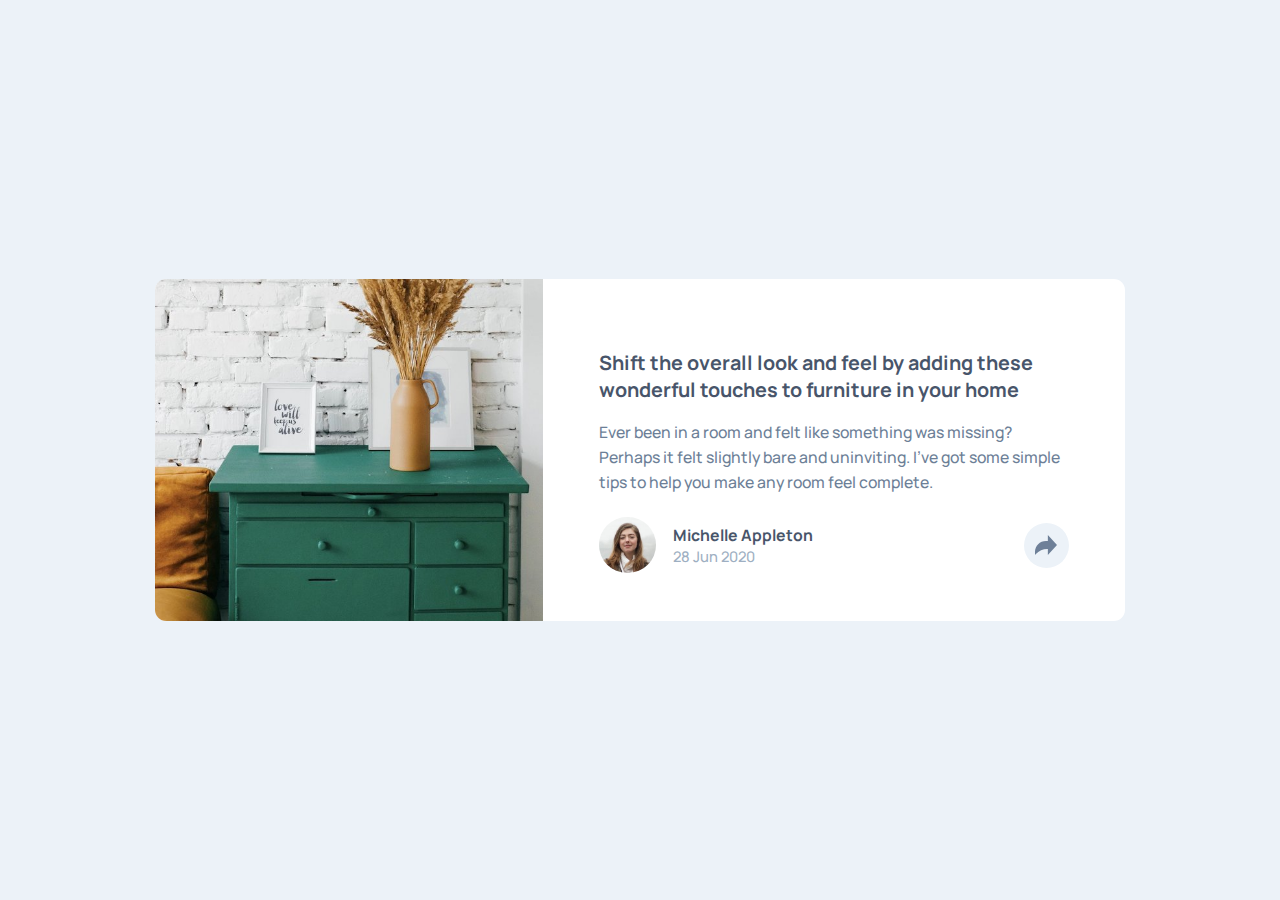
<file: articlecomponent/html/index.html>
<!DOCTYPE html>
<html lang="en">
  <head>
    <meta charset="UTF-8" />
    <meta http-equiv="X-UA-Compatible" content="IE=edge" />
    <meta name="viewport" content="width=device-width, initial-scale=1.0" />
    <link rel="icon" type="image/x-icon" href="../images/favicon-32x32.png" />
    <link rel="preconnect" href="https://fonts.googleapis.com" />
    <link rel="preconnect" href="https://fonts.gstatic.com" crossorigin />
    <link
      href="https://fonts.googleapis.com/css2?family=Manrope:wght@500;700&display=swap"
      rel="stylesheet"
    />
    <link rel="stylesheet" href="../css/styles.css" />
    <title>Article Preview Component</title>
  </head>
  <body>
    <div class="container">
      <div class="image-container">
        <img src="../images/drawers.jpg" alt="A Beautiful room" />
      </div>
      <div class="limit-container">
        <div class="code-container">
          <h1>
            Shift the overall look and feel by adding these wonderful touches to
            furniture in your home
          </h1>
          <p>
            Ever been in a room and felt like something was missing? Perhaps it
            felt slightly bare and uninviting. I’ve got some simple tips to help
            you make any room feel complete.
          </p>
        </div>
        <div class="people-container">
          <div class="peopleimage-container">
            <img src="../images/avatar-michelle.jpg" alt="Michelle avatar" />
          </div>
          <div class="peopleinfo-container">
            <h2>Michelle Appleton</h2>
            <p>28 Jun 2020</p>
          </div>
          <div class="goto-container">
            <img src="../images/icon-share.svg" alt="Share Icon" />
          </div>
        </div>
      </div>
    </div>
  </body>
</html>
</file>
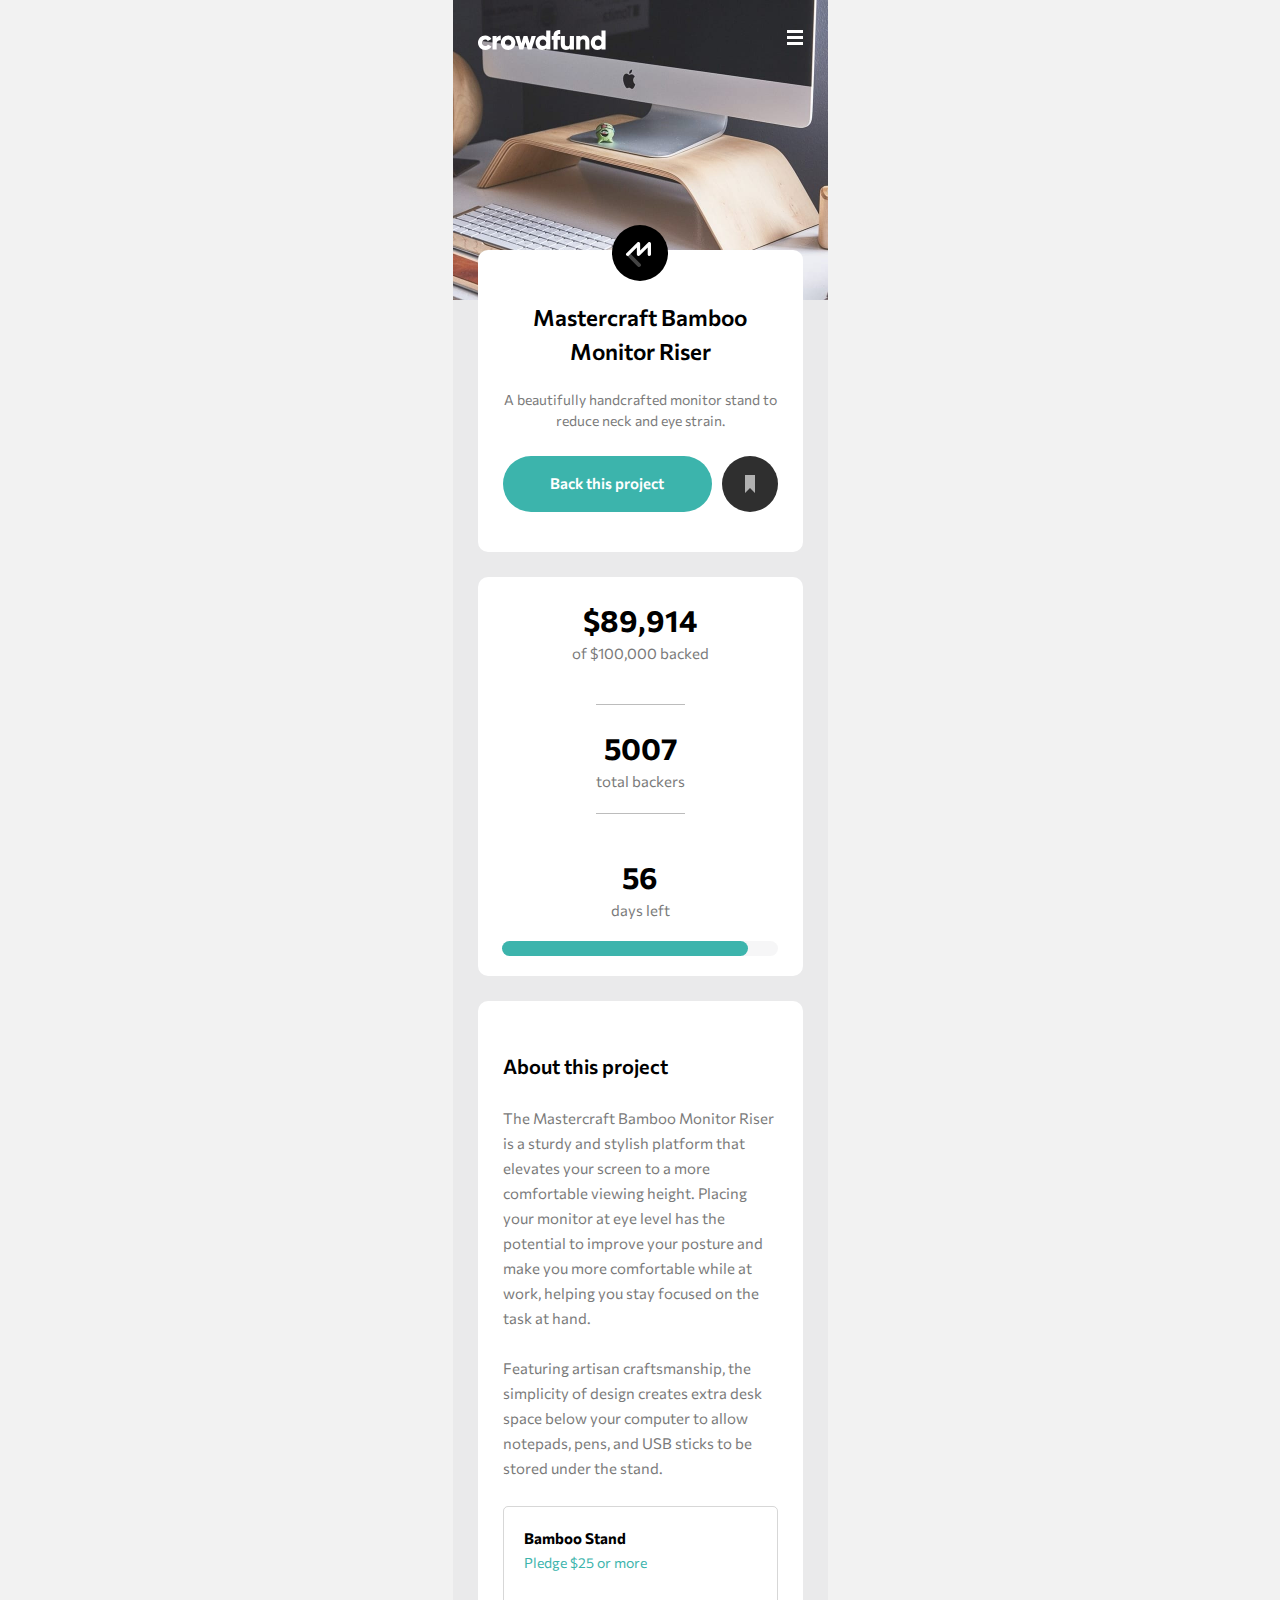
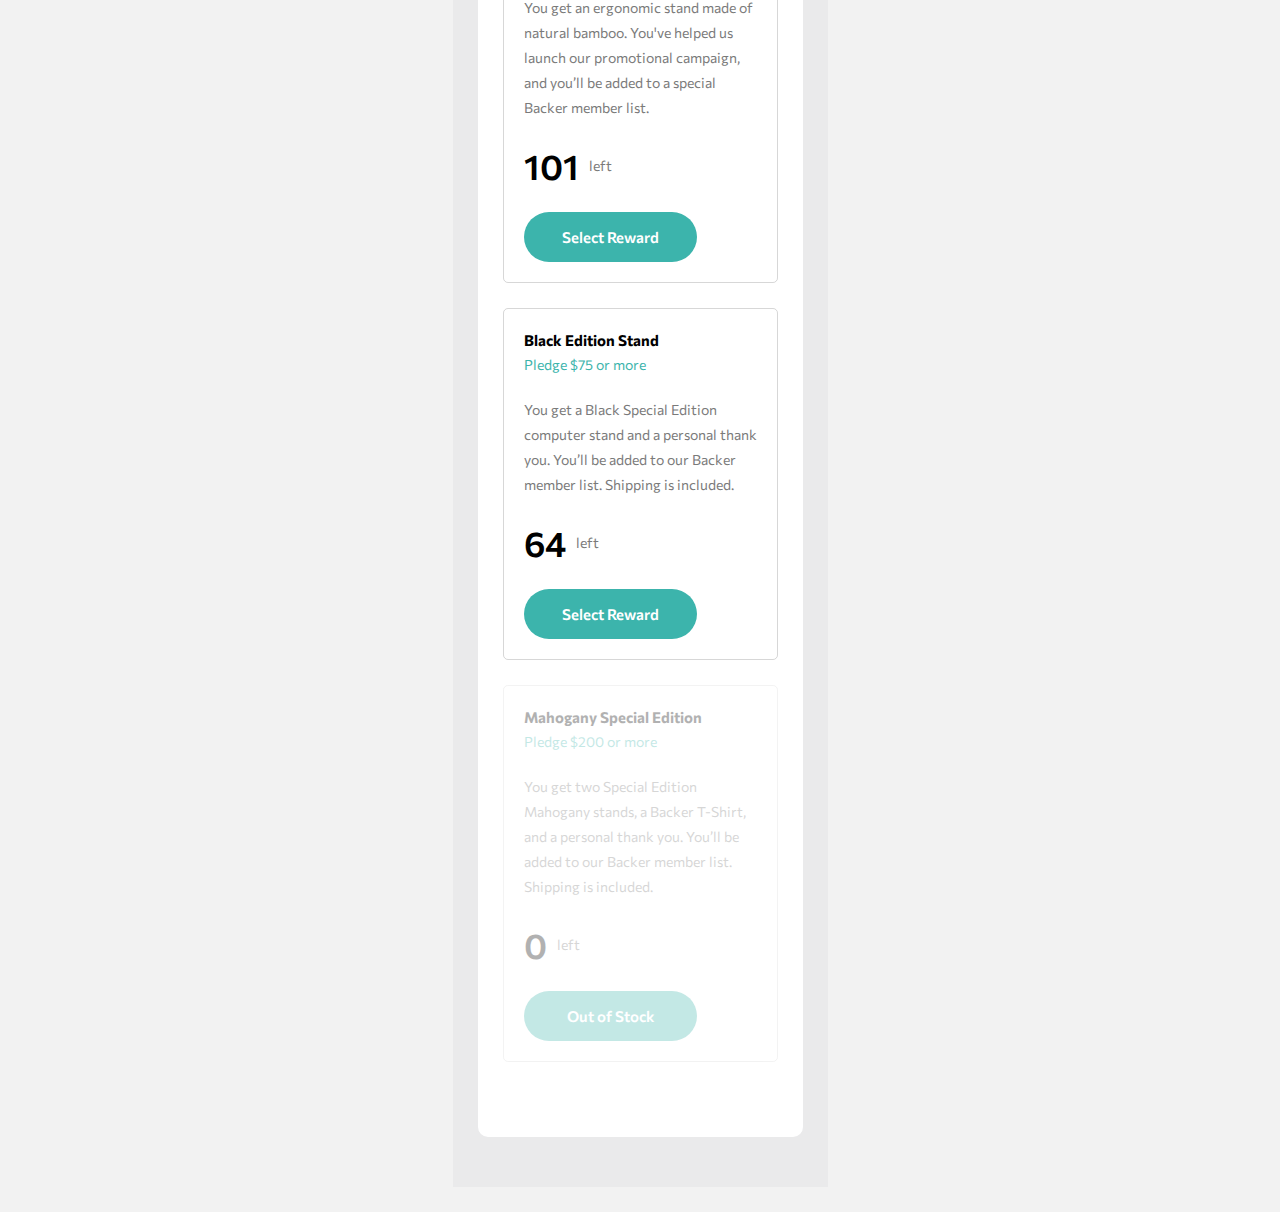
<file: crowdfundingproduct/html/index.html>
<!DOCTYPE html>
<html lang="en">
  <head>
    <meta charset="UTF-8" />
    <meta http-equiv="X-UA-Compatible" content="IE=edge" />
    <meta name="viewport" content="width=device-width, initial-scale=1.0" />
    <link rel="icon" type="image/x-icon" href="../images/favicon-32x32.png" />
    <link rel="preconnect" href="https://fonts.googleapis.com" />
    <link rel="preconnect" href="https://fonts.gstatic.com" crossorigin />
    <link
      href="https://fonts.googleapis.com/css2?family=Commissioner:wght@400;500;700&display=swap"
      rel="stylesheet"
    />
    <link rel="stylesheet" href="../css/styles.css" />
    <title>Crowdfunding Product Page</title>
  </head>
  <body>
    <div class="container">
      <div class="head-container">
        <div class="head__items-container">
          <div class="head__logo">
            <img src="../images/logo.svg" alt="Crowdfund" />
          </div>
          <div class="head__hamburger">
            <img
              src="../images/icon-hamburger.svg"
              alt="menuOpenLogo"
              id="menuHamburger"
            />
            <img
              src="../images/icon-close-menu.svg"
              alt="MenuCloseLogo"
              id="closeModal"
            />
          </div>
        </div>
        <div class="head__menu-container" id="headMenu">
          <p>About</p>
          <p>Discover</p>
          <p>Get Started</p>
        </div>
      </div>
      <div class="content-container">
        <div class="mastercard-container">
          <div class="mastercard__logo">
            <img src="../images/logo-mastercraft.svg" alt="Mastercard" />
          </div>
          <div class="mastercard__texts">
            <h1>Mastercraft Bamboo Monitor Riser</h1>
            <p>
              A beautifully handcrafted monitor stand to reduce neck and eye
              strain.
            </p>
          </div>
          <div class="mastercard__buttons">
            <div class="mastercard__project__button button">
              <p>Back this project</p>
            </div>
            <div class="mastercard__bookmark__button">
              <img src="../images/icon-bookmark.svg" alt="Bookmark" />
            </div>
          </div>
        </div>
      </div>
      <div class="data-container">
        <div class="data__money">
          <h2 id="money">$89,914</h2>
          <p>of $100,000 backed</p>
        </div>
        <div class="data__backers">
          <h2>5007</h2>
          <p>total backers</p>
        </div>
        <div class="data_days">
          <h2>56</h2>
          <p>days left</p>
        </div>
        <div class="data__ratio">
          <div class="total__ratio"></div>
        </div>
      </div>
      <div class="information-container">
        <h2>About this project</h2>
        <p>
          The Mastercraft Bamboo Monitor Riser is a sturdy and stylish platform
          that elevates your screen to a more comfortable viewing height.
          Placing your monitor at eye level has the potential to improve your
          posture and make you more comfortable while at work, helping you stay
          focused on the task at hand.
        </p>
        <p>
          Featuring artisan craftsmanship, the simplicity of design creates
          extra desk space below your computer to allow notepads, pens, and USB
          sticks to be stored under the stand.
        </p>
        <div class="information__card">
          <div class="card__header">
            <h3>Bamboo Stand</h3>
            <p>Pledge $25 or more</p>
          </div>

          <p>
            You get an ergonomic stand made of natural bamboo. You've helped us
            launch our promotional campaign, and you’ll be added to a special
            Backer member list.
          </p>
          <div class="card__count">
            <span class="count">101</span>
            <p>left</p>
          </div>
          <div class="card__button button">Select Reward</div>
        </div>
        <div class="information__card">
          <div class="card__header">
            <h3>Black Edition Stand</h3>
            <p>Pledge $75 or more</p>
          </div>

          <p>
            You get a Black Special Edition computer stand and a personal thank
            you. You’ll be added to our Backer member list. Shipping is
            included.
          </p>
          <div class="card__count">
            <span class="count">64</span>
            <p>left</p>
          </div>
          <div class="card__button button">Select Reward</div>
        </div>
        <div class="information__card">
          <div class="card__header">
            <h3>Mahogany Special Edition</h3>
            <p>Pledge $200 or more</p>
          </div>

          <p>
            You get two Special Edition Mahogany stands, a Backer T-Shirt, and a
            personal thank you. You’ll be added to our Backer member list.
            Shipping is included.
          </p>
          <div class="card__count">
            <span class="count">0</span>
            <p>left</p>
          </div>
          <div class="card__button button">Select Reward</div>
        </div>
      </div>
    </div>
    <script src="../js/script.js"></script>
  </body>
</html>
</file>
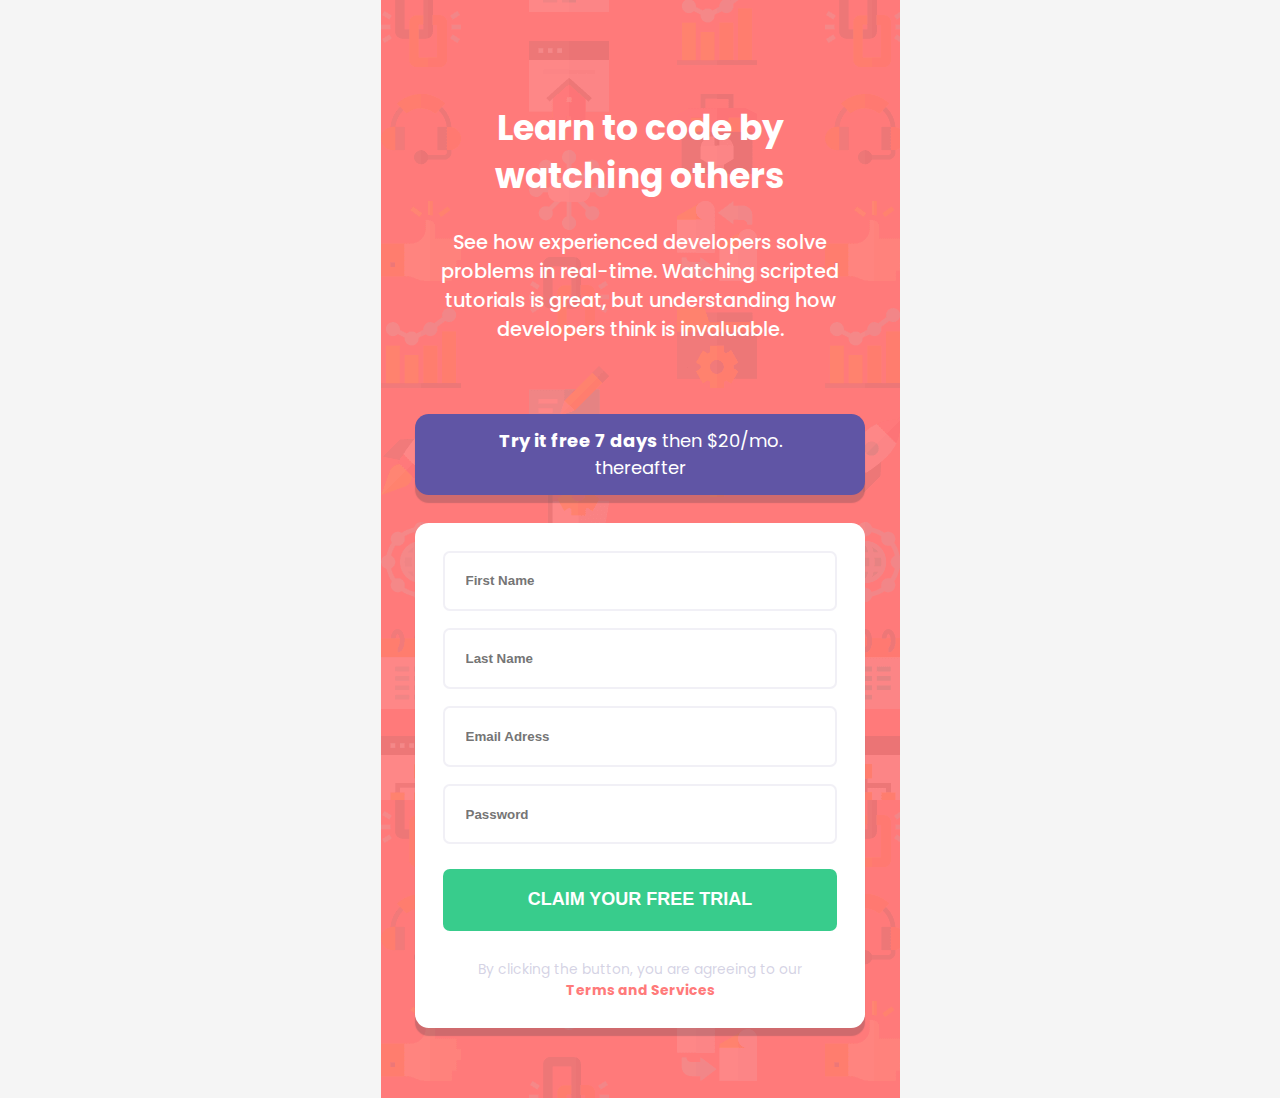
<file: signupform/html/index.html>
<!DOCTYPE html>
<html lang="en">
  <head>
    <meta charset="UTF-8" />
    <meta http-equiv="X-UA-Compatible" content="IE=edge" />
    <meta name="viewport" content="width=device-width, initial-scale=1.0" />
    <link rel="preconnect" href="https://fonts.googleapis.com" />
    <link rel="preconnect" href="https://fonts.gstatic.com" crossorigin />
    <link
      href="https://fonts.googleapis.com/css2?family=Poppins:wght@400;500;600;700&display=swap"
      rel="stylesheet"
    />
    <link rel="icon" type="image/x-icon" href="../images/favicon-32x32.png" />
    <link rel="stylesheet" href="../css/styles.css" />
    <title>Signup Form</title>
  </head>
  <body>
    <div class="container">
      <div class="header-container">
        <h1>Learn to code by watching others</h1>
        <p>
          See how experienced developers solve problems in real-time. Watching
          scripted tutorials is great, but understanding how developers think is
          invaluable.
        </p>
      </div>

      <div class="data-container">
        <div class="price-container">
          <a href="#"> then $20/mo. thereafter</a>
        </div>
        <div class="form-container">
          <form action="POST">
            <input type="text" placeholder="First Name" name="" id="" />
            <input type="text" placeholder="Last Name" name="" id="" />
            <input type="email" placeholder="Email Adress" name="" id="" />
            <input type="password" placeholder="Password" name="" id="" />
            <button type="submit">Claim your free trial</button>
          </form>
          <p>By clicking the button, you are agreeing to our</p>
        </div>
      </div>
    </div>
  </body>
</html>
</file>
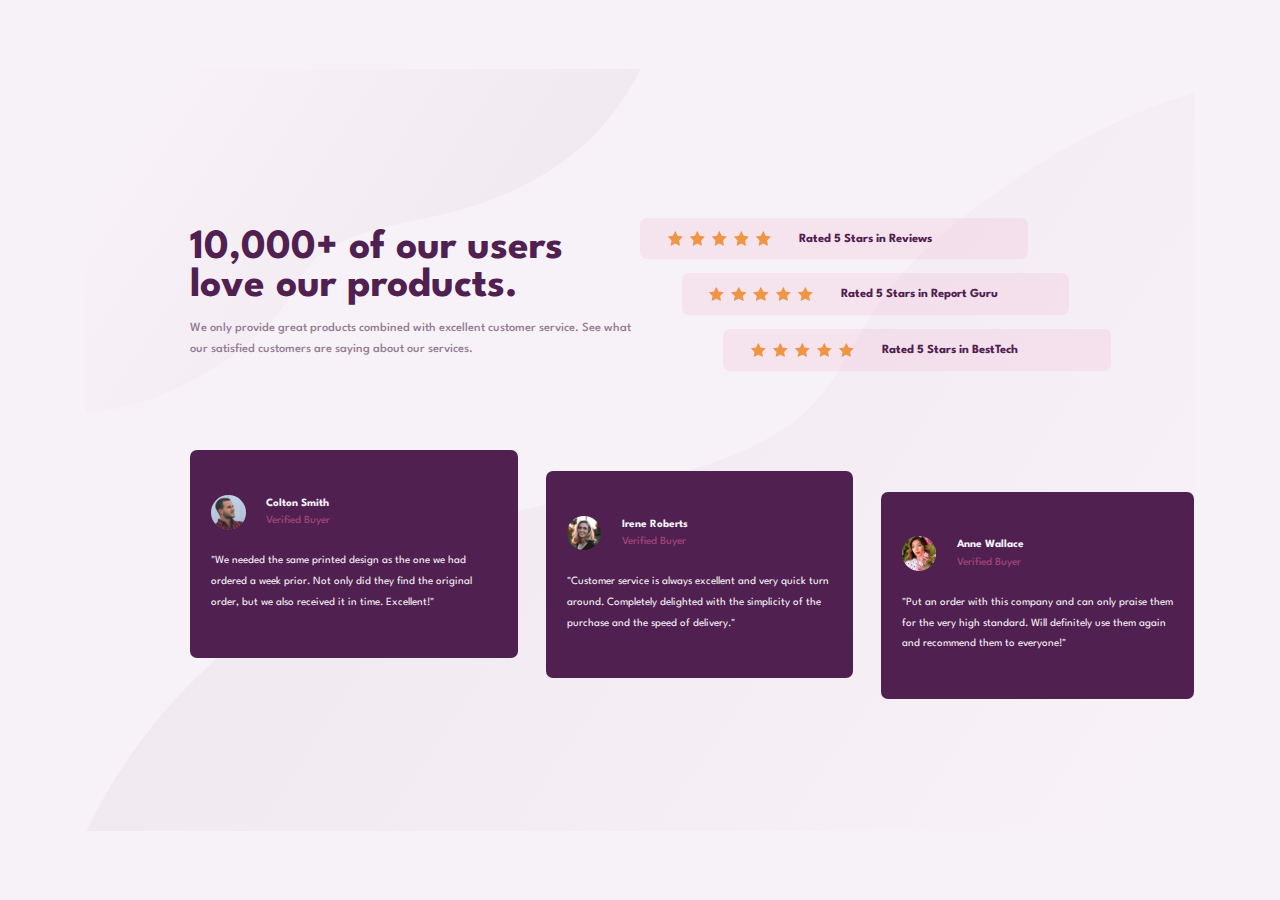
<file: socialproof/html/index.html>
<!DOCTYPE html>
<html lang="en">
  <head>
    <meta charset="UTF-8" />
    <meta http-equiv="X-UA-Compatible" content="IE=edge" />
    <meta name="viewport" content="width=device-width, initial-scale=1.0" />
    <link rel="icon" type="image/x-icon" href="../images/favicon-32x32.png" />
    <link rel="preconnect" href="https://fonts.googleapis.com" />
    <link rel="preconnect" href="https://fonts.gstatic.com" crossorigin />
    <link
      href="https://fonts.googleapis.com/css2?family=Spartan:wght@400;500;700&display=swap"
      rel="stylesheet"
    />
    <link rel="stylesheet" href="../css/styles.css" />
    <title>Social Proof Section</title>
  </head>
  <body>
    <div class="container">
      <div class="head-container">
        <h1>10,000+ of our users love our products.</h1>
        <p>
          We only provide great products combined with excellent customer
          service. See what our satisfied customers are saying about our
          services.
        </p>
      </div>
      <div class="rate-container">
        <div class="rate-box">
          <div class="rate-icons">
            <img src="../images/icon-star.svg" alt="star" />
            <img src="../images/icon-star.svg" alt="star" />
            <img src="../images/icon-star.svg" alt="star" />
            <img src="../images/icon-star.svg" alt="star" />
            <img src="../images/icon-star.svg" alt="star" />
          </div>
          <div class="rate-comment">
            <p>Rated 5 Stars in Reviews</p>
          </div>
        </div>
        <div class="rate-box">
          <div class="rate-icons">
            <img src="../images/icon-star.svg" alt="star" />
            <img src="../images/icon-star.svg" alt="star" />
            <img src="../images/icon-star.svg" alt="star" />
            <img src="../images/icon-star.svg" alt="star" />
            <img src="../images/icon-star.svg" alt="star" />
          </div>
          <div class="rate-comment">
            <p>Rated 5 Stars in Report Guru</p>
          </div>
        </div>
        <div class="rate-box">
          <div class="rate-icons">
            <img src="../images/icon-star.svg" alt="star" />
            <img src="../images/icon-star.svg" alt="star" />
            <img src="../images/icon-star.svg" alt="star" />
            <img src="../images/icon-star.svg" alt="star" />
            <img src="../images/icon-star.svg" alt="star" />
          </div>
          <div class="rate-comment">
            <p>Rated 5 Stars in BestTech</p>
          </div>
        </div>
      </div>

      <div class="comment-container">
        <div class="person-container">
          <div class="person-data">
            <div class="person-image">
              <img src="../images/image-colton.jpg" alt="Colton Image" />
            </div>
            <div class="person-info">
              <h2>Colton Smith</h2>
              <p>Verified Buyer</p>
            </div>
          </div>
          <div class="person-comment">
            <p>
              "We needed the same printed design as the one we had ordered a
              week prior. Not only did they find the original order, but we also
              received it in time. Excellent!"
            </p>
          </div>
        </div>

        <div class="person-container">
          <div class="person-data">
            <div class="person-image">
              <img src="../images/image-irene.jpg" alt="Irene Image" />
            </div>
            <div class="person-info">
              <h2>Irene Roberts</h2>
              <p>Verified Buyer</p>
            </div>
          </div>
          <div class="person-comment">
            <p>
              "Customer service is always excellent and very quick turn around.
              Completely delighted with the simplicity of the purchase and the
              speed of delivery."
            </p>
          </div>
        </div>
        <div class="person-container">
          <div class="person-data">
            <div class="person-image">
              <img src="../images/image-anne.jpg" alt="Anne Image" />
            </div>
            <div class="person-info">
              <h2>Anne Wallace</h2>
              <p>Verified Buyer</p>
            </div>
          </div>
          <div class="person-comment">
            <p>
              "Put an order with this company and can only praise them for the
              very high standard. Will definitely use them again and recommend
              them to everyone!"
            </p>
          </div>
        </div>
      </div>
    </div>
  </body>
</html>
</file>
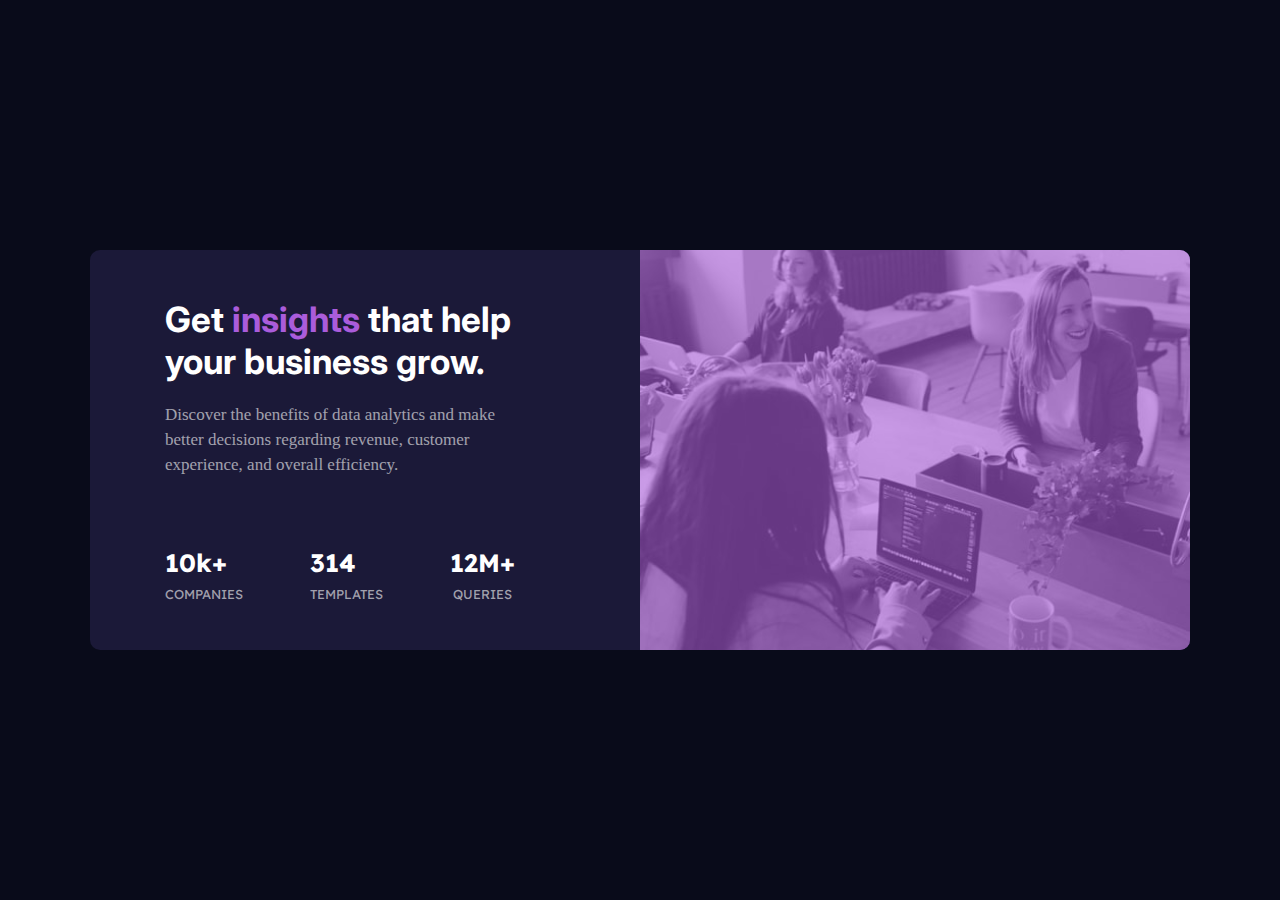
<file: statscard/html/index.html>
<!DOCTYPE html>
<html lang="en">
  <head>
    <meta charset="UTF-8" />
    <meta http-equiv="X-UA-Compatible" content="IE=edge" />
    <meta name="viewport" content="width=device-width, initial-scale=1.0" />
    <link rel="icon" type="image/x-icon" href="../images/favicon-32x32.png" />
    <link rel="preconnect" href="https://fonts.googleapis.com" />
    <link rel="preconnect" href="https://fonts.gstatic.com" crossorigin />
    <link
      href="https://fonts.googleapis.com/css2?family=Inter:wght@400;700&family=Lexend+Deca&display=swap"
      rel="stylesheet"
    />
    <link rel="stylesheet" href="../css/styles.css" />
    <title>Stats Preview Card - frontendmentor</title>
  </head>
  <body>
    <div class="container">
      <div class="image-container">
        <img src="../images/image-header-mobile.jpg" id="mobile" alt="" />
        <img src="../images/image-header-desktop.jpg" id="desktop" alt="" />
        <div class="background-color"></div>
      </div>
      <div class="code-container">
        <div class="header-container">
          <h1>Get <span>insights</span> that help your business grow.</h1>
          <p>
            Discover the benefits of data analytics and make better decisions
            regarding revenue, customer experience, and overall efficiency.
          </p>
        </div>
        <div class="information-container">
          <div class="box">
            <h2>10k+</h2>
            <p>companies</p>
          </div>
          <div class="box">
            <h2>314</h2>
            <p>templates</p>
          </div>
          <div class="box">
            <h2>12M+</h2>
            <p id="last-element">queries</p>
          </div>
        </div>
      </div>
    </div>
  </body>
</html>
</file>
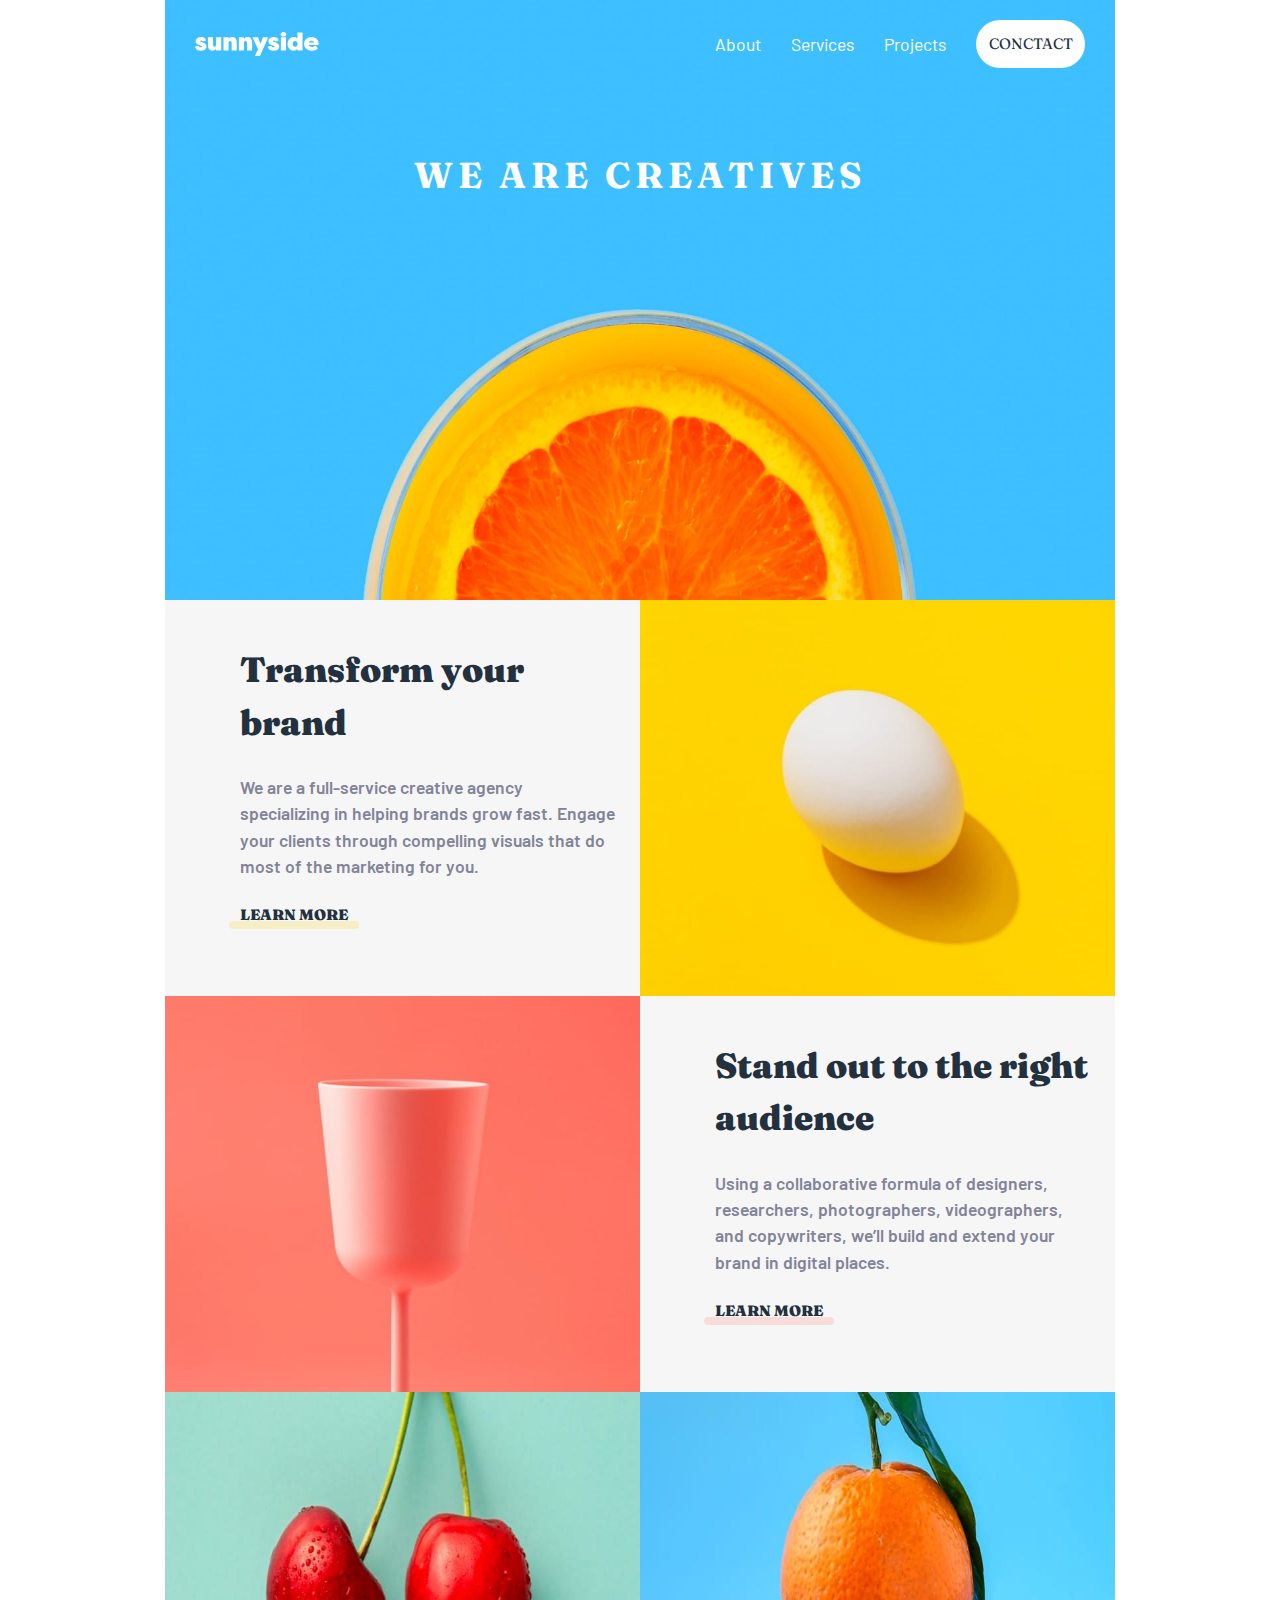
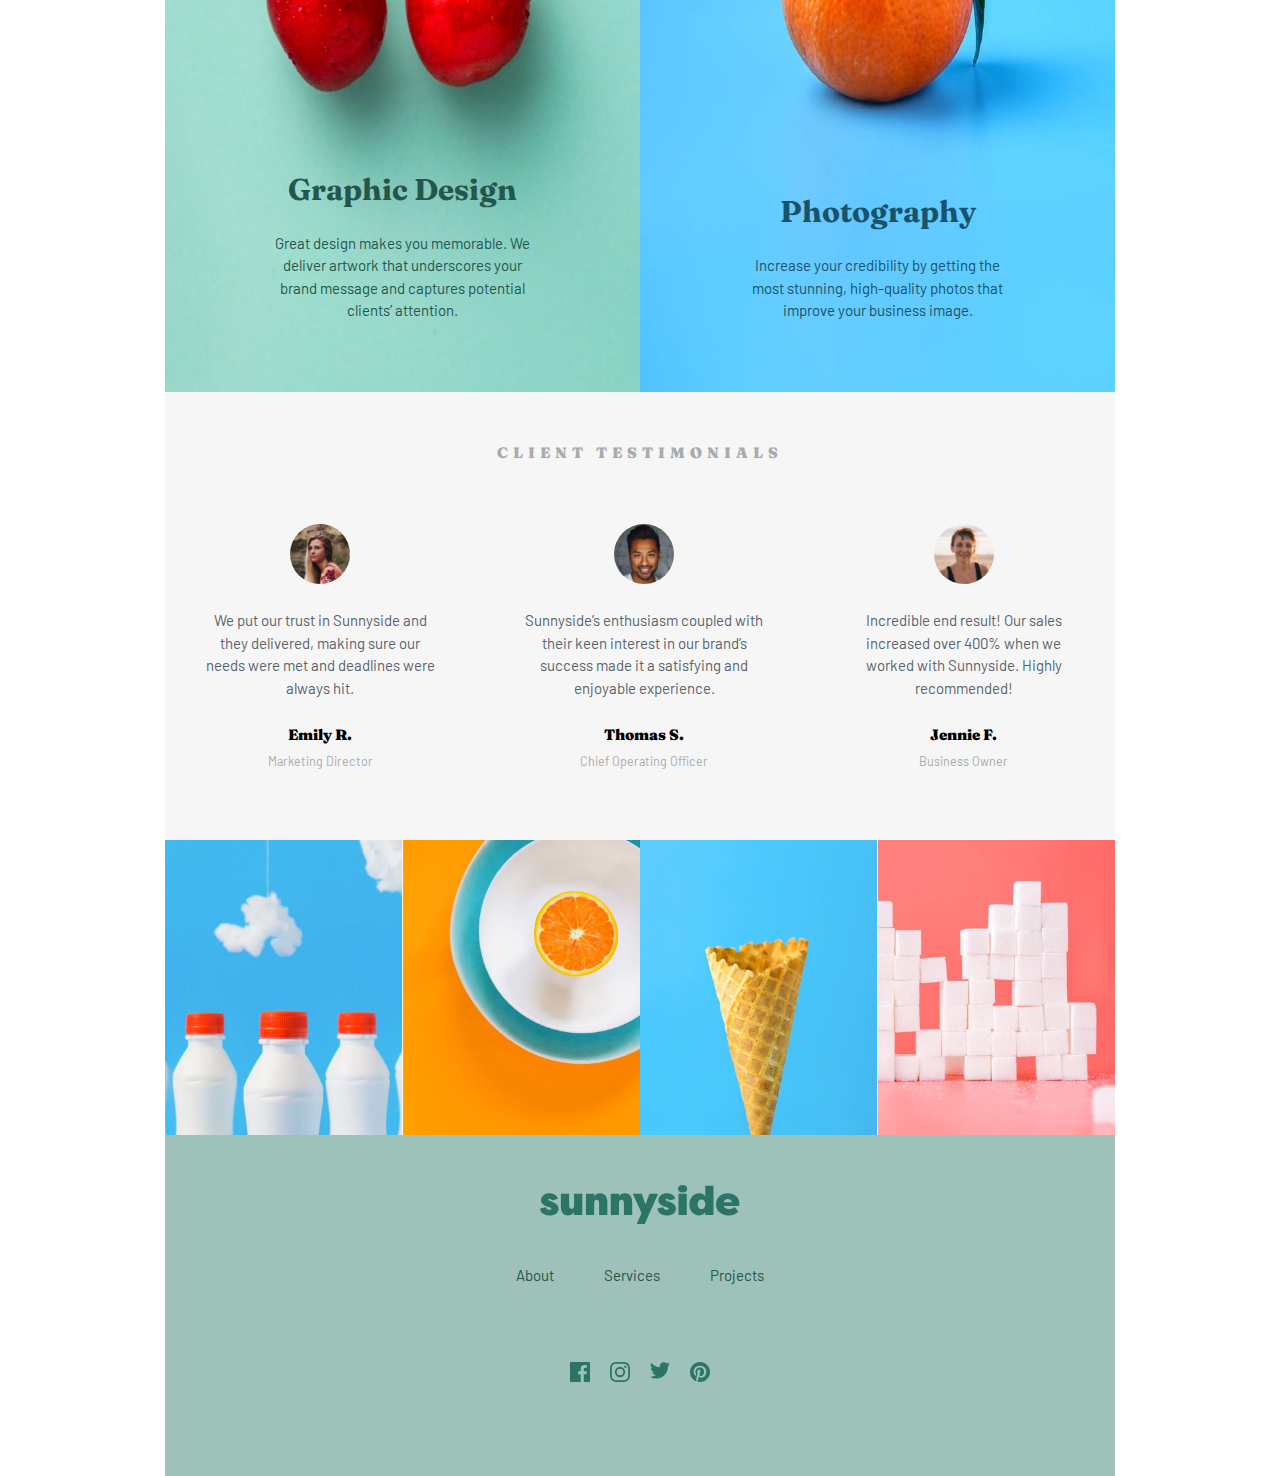
<file: sunnysideagency/html/index.html>
<!DOCTYPE html>
<html lang="en">
  <head>
    <meta charset="UTF-8" />
    <meta http-equiv="X-UA-Compatible" content="IE=edge" />
    <meta name="viewport" content="width=device-width, initial-scale=1.0" />
    <link rel="icon" type="image/x-icon" href="../images/favicon-32x32.png" />
    <link rel="preconnect" href="https://fonts.googleapis.com" />
    <link rel="preconnect" href="https://fonts.gstatic.com" crossorigin />
    <link
      href="https://fonts.googleapis.com/css2?family=Barlow:wght@600&family=Fraunces:wght@700;900&display=swap"
      rel="stylesheet"
    />
    <link rel="stylesheet" href="../css/styles.css" />
    <title>Sunnyside Agency Landing Page</title>
  </head>
  <body>
    <div class="container">
      <div class="header-container">
        <div class="logo-container">
          <img src="../images/logo.svg" alt="Sunnyside Logo" />
          <img
            id="hamburgerButton"
            class="hamburger"
            src="../images/icon-hamburger.svg"
            alt="Menu Logo"
          />
          <div class="hamburger-container" id="hamburgerContainer">
            <p class="hamburger__item">About</p>
            <p class="hamburger__item">Services</p>
            <p class="hamburger__item">Projects</p>
            <a href="#" class="hamburger__button">Conctact</a>
          </div>
        </div>
        <div class="title-container">
          <h1>WE ARE CREATIVES</h1>
        </div>
      </div>
      <div class="card-container-first">
        <div class="card__image">
          <picture>
            <source
              media="(min-width: 615px)"
              srcset="../images/desktop/image-transform.jpg"
            />
            <img src="../images/mobile/image-transform.jpg" />
          </picture>
        </div>
        <div class="card__text">
          <h2>Transform your brand</h2>
          <p>
            We are a full-service creative agency specializing in helping brands
            grow fast. Engage your clients through compelling visuals that do
            most of the marketing for you.
          </p>
          <h3 id="color-yellow">Learn more</h3>
        </div>
      </div>
      <div class="card-container-first">
        <div class="card__image">
          <picture>
            <source
              media="(min-width: 615px)"
              srcset="../images/desktop/image-stand-out.jpg"
            />
            <img
              src="../images/mobile/image-stand-out.jpg"
              alt="Stand out audience"
            />
          </picture>
        </div>
        <div class="card__text">
          <h2>Stand out to the right audience</h2>
          <p>
            Using a collaborative formula of designers, researchers,
            photographers, videographers, and copywriters, we’ll build and
            extend your brand in digital places.
          </p>
          <h3 id="color-red">Learn more</h3>
        </div>
      </div>
      <div class="second-cards-container">
        <div class="card-container-second">
          <div class="card__image1">
            <h2>Graphic Design</h2>
            <p>
              Great design makes you memorable. We deliver artwork that
              underscores your brand message and captures potential clients’
              attention.
            </p>
          </div>
        </div>
        <div class="card-container-second">
          <div class="card__image2">
            <h2>Photography</h2>
            <p>
              Increase your credibility by getting the most stunning,
              high-quality photos that improve your business image.
            </p>
          </div>
        </div>
      </div>
      <div class="client-container">
        <h4>Client testimonials</h4>
        <div class="client__cards-container">
          <div class="client__card">
            <div class="client__image">
              <img src="../images/image-emily.jpg" alt="Image of Emily" />
            </div>
            <p class="client__comment">
              We put our trust in Sunnyside and they delivered, making sure our
              needs were met and deadlines were always hit.
            </p>
            <div class="client__info">
              <p class="client__name">Emily R.</p>
              <p class="client__position">Marketing Director</p>
            </div>
          </div>
          <div class="client__card">
            <div class="client__image">
              <img src="../images/image-thomas.jpg" alt="Image of Thomas" />
            </div>
            <p class="client__comment">
              Sunnyside’s enthusiasm coupled with their keen interest in our
              brand’s success made it a satisfying and enjoyable experience.
            </p>
            <div class="client__info">
              <p class="client__name">Thomas S.</p>
              <p class="client__position">Chief Operating Officer</p>
            </div>
          </div>
          <div class="client__card">
            <div class="client__image">
              <img src="../images/image-jennie.jpg" alt="Image of Jennie" />
            </div>
            <p class="client__comment">
              Incredible end result! Our sales increased over 400% when we
              worked with Sunnyside. Highly recommended!
            </p>
            <div class="client__info">
              <p class="client__name">Jennie F.</p>
              <p class="client__position">Business Owner</p>
            </div>
          </div>
        </div>
      </div>
      <div class="photos-container">
        <picture>
          <source
            media="(min-width: 615px)"
            srcset="../images/desktop/image-gallery-milkbottles.jpg"
          />
          <img
            class="photo-1"
            src="../images/mobile/image-gallery-milkbottles.jpg"
            alt="Milk Bottles"
          />
        </picture>
        <picture>
          <source
            media="(min-width: 615px)"
            srcset="../images/desktop/image-gallery-orange.jpg"
          />
          <img
            class="photo-2"
            src="../images/mobile/image-gallery-orange.jpg"
            alt="Orange"
          />
        </picture>
        <picture>
          <source
            media="(min-width: 615px)"
            srcset="../images/desktop/image-gallery-cone.jpg"
          />
          <img
            class="photo-3"
            src="../images/mobile/image-gallery-cone.jpg"
            alt="Cone"
          />
        </picture>
        <picture>
          <source
            media="(min-width: 615px)"
            srcset="../images/desktop/image-gallery-sugarcubes.jpg"
          />
          <img
            class="photo-4"
            src="../images/mobile/image-gallery-sugar-cubes.jpg"
            alt="Sugar Cubes"
          />
        </picture>
      </div>
      <div class="footer-container">
        <div class="footer__title">
          <img src="../images/mobile/logo-green.svg" alt="Logo" />
        </div>
        <div class="footer__item-container">
          <a class="footer__item" href="#">About</a>
          <a class="footer__item" href="#">Services</a>
          <a class="footer__item" href="#">Projects</a>
        </div>
        <div class="footer__logos">
          <a href="#" id="facebookLogo"
            ><svg width="20" height="20" xmlns="http://www.w3.org/2000/svg">
              <path
                id="facebookPath"
                d="M18.896 0H1.104C.494 0 0 .494 0 1.104v17.793C0 19.506.494 20 1.104 20h9.58v-7.745H8.076V9.237h2.606V7.01c0-2.583 1.578-3.99 3.883-3.99 1.104 0 2.052.082 2.329.119v2.7h-1.598c-1.254 0-1.496.597-1.496 1.47v1.928h2.989l-.39 3.018h-2.6V20h5.098c.608 0 1.102-.494 1.102-1.104V1.104C20 .494 19.506 0 18.896 0z"
                fill="#2C7566"
                fill-rule="nonzero"
              /></svg
          ></a>

          <a href="#" id="instagramLogo">
            <svg width="20" height="20" xmlns="http://www.w3.org/2000/svg">
              <path
                id="instagramPath"
                d="M10 1.802c2.67 0 2.987.01 4.042.059 2.71.123 3.975 1.409 4.099 4.099.048 1.054.057 1.37.057 4.04 0 2.672-.01 2.988-.057 4.042-.124 2.687-1.387 3.975-4.1 4.099-1.054.048-1.37.058-4.041.058-2.67 0-2.987-.01-4.04-.058-2.718-.124-3.977-1.416-4.1-4.1-.048-1.054-.058-1.37-.058-4.041 0-2.67.01-2.986.058-4.04.124-2.69 1.387-3.977 4.1-4.1 1.054-.048 1.37-.058 4.04-.058zM10 0C7.284 0 6.944.012 5.877.06 2.246.227.227 2.242.061 5.877.01 6.944 0 7.284 0 10s.012 3.057.06 4.123c.167 3.632 2.182 5.65 5.817 5.817 1.067.048 1.407.06 4.123.06s3.057-.012 4.123-.06c3.629-.167 5.652-2.182 5.816-5.817.05-1.066.061-1.407.061-4.123s-.012-3.056-.06-4.122C19.777 2.249 17.76.228 14.124.06 13.057.01 12.716 0 10 0zm0 4.865a5.135 5.135 0 100 10.27 5.135 5.135 0 000-10.27zm0 8.468a3.333 3.333 0 110-6.666 3.333 3.333 0 010 6.666zm5.338-9.87a1.2 1.2 0 100 2.4 1.2 1.2 0 000-2.4z"
                fill="#2C7566"
                fill-rule="nonzero"
              />
            </svg>
          </a>
          <a href="#" id="twitterLogo">
            <svg width="20" height="17" xmlns="http://www.w3.org/2000/svg">
              <path
                id="twitterPath"
                d="M20 2.172a8.192 8.192 0 01-2.357.646 4.11 4.11 0 001.805-2.27 8.22 8.22 0 01-2.606.996A4.096 4.096 0 0013.847.248c-2.65 0-4.596 2.472-3.998 5.037A11.648 11.648 0 011.392 1a4.109 4.109 0 001.27 5.478 4.086 4.086 0 01-1.858-.513c-.045 1.9 1.318 3.679 3.291 4.075a4.113 4.113 0 01-1.853.07 4.106 4.106 0 003.833 2.849A8.25 8.25 0 010 14.658a11.616 11.616 0 006.29 1.843c7.618 0 11.923-6.434 11.663-12.205A8.354 8.354 0 0020 2.172z"
                fill="#2C7566"
                fill-rule="nonzero"
              />
            </svg>
          </a>
          <a href="#" id="pinterestLogo">
            <svg width="20" height="20" xmlns="http://www.w3.org/2000/svg">
              <path
                id="pinterestPath"
                d="M10 0C4.477 0 0 4.477 0 10c0 4.237 2.636 7.855 6.356 9.312-.088-.791-.167-2.005.035-2.868.181-.78 1.172-4.97 1.172-4.97s-.299-.6-.299-1.486c0-1.39.806-2.428 1.81-2.428.852 0 1.264.64 1.264 1.408 0 .858-.546 2.14-.828 3.33-.236.995.5 1.807 1.48 1.807 1.778 0 3.144-1.874 3.144-4.58 0-2.393-1.72-4.068-4.176-4.068-2.845 0-4.516 2.135-4.516 4.34 0 .859.331 1.781.745 2.281a.3.3 0 01.069.288l-.278 1.133c-.044.183-.145.223-.335.134-1.249-.581-2.03-2.407-2.03-3.874 0-3.154 2.292-6.052 6.608-6.052 3.469 0 6.165 2.473 6.165 5.776 0 3.447-2.173 6.22-5.19 6.22-1.013 0-1.965-.525-2.291-1.148l-.623 2.378c-.226.869-.835 1.958-1.244 2.621.937.29 1.931.446 2.962.446 5.523 0 10-4.477 10-10S15.523 0 10 0z"
                fill="#2C7566"
                fill-rule="nonzero"
              />
            </svg>
          </a>
        </div>
      </div>
    </div>
    <script src="../js/my-script.js"></script>
  </body>
</html>
</file>
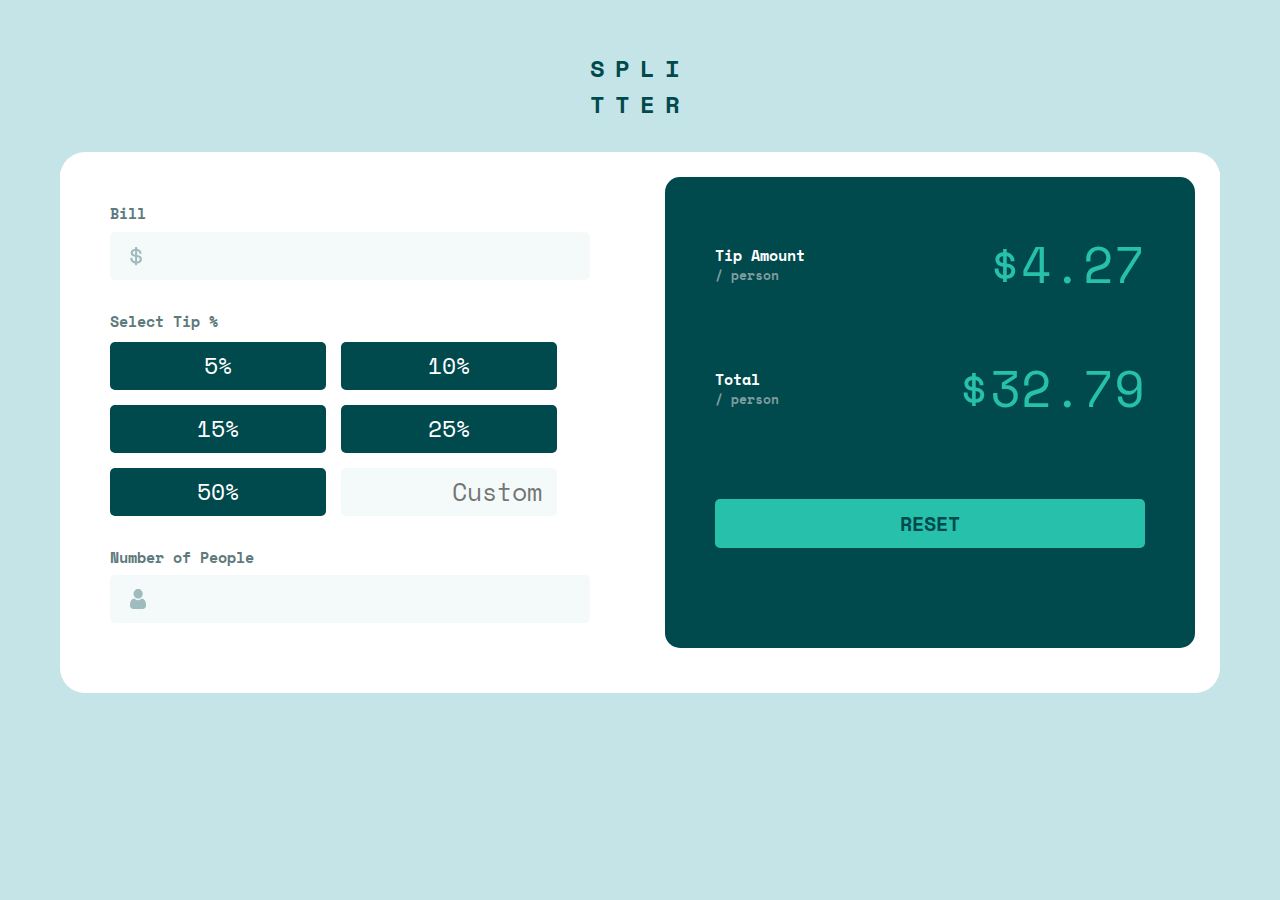
<file: tipcalculator/html/index.html>
<!DOCTYPE html>
<html lang="en">
  <head>
    <meta charset="UTF-8" />
    <meta http-equiv="X-UA-Compatible" content="IE=edge" />
    <meta name="viewport" content="width=device-width, initial-scale=1.0" />
    <link rel="icon" type="image/x-icon" href="../images/favicon-32x32.png" />
    <link rel="preconnect" href="https://fonts.googleapis.com" />
    <link rel="preconnect" href="https://fonts.gstatic.com" crossorigin />
    <link
      href="https://fonts.googleapis.com/css2?family=Space+Mono:wght@700&display=swap"
      rel="stylesheet"
    />
    <link rel="stylesheet" href="../css/styles.css" />
    <title>Tip Calculator App</title>
  </head>
  <body>
    <div class="container">
      <div class="head-container">
        <h1>SPLI<br />TTER</h1>
      </div>
      <div class="form-container">
        <div class="calculation-container">
          <div class="bill-container">
            <h2>Bill</h2>
            <div class="amount-container">
              <img src="../images/icon-dollar.svg" alt="Dollar Icon" />
              <input id="bill-input" type="text" maxlength="7" />
            </div>
          </div>
          <div class="select-tip-container">
            <h2>Select Tip %</h2>
            <div class="tip-ratio-container">
              <div class="tip-ratios tip-button" id="tip5">
                <p>5%</p>
              </div>
              <div class="tip-ratios tip-button" id="tip10">
                <p>10%</p>
              </div>
              <div class="tip-ratios tip-button" id="tip15">
                <p>15%</p>
              </div>
              <div class="tip-ratios tip-button" id="tip25">
                <p>25%</p>
              </div>
              <div class="tip-ratios tip-button" id="tip50">
                <p>50%</p>
              </div>
              <div class="tip-ratios tip-text">
                <input
                  type="text"
                  placeholder="Custom"
                  id="tip-input"
                  maxlength="2"
                />
              </div>
            </div>
          </div>
          <div class="people-container">
            <h2>Number of People</h2>
            <div class="people-count-container">
              <img src="../images/icon-person.svg" alt="People Icon" />
              <input id="number-input" maxlength="3" type="text" />
            </div>
          </div>
        </div>
        <div class="limit-container">
          <div class="result-container">
            <div class="tip-container">
              <div class="tip-text-container">
                <h2>Tip Amount</h2>
                <h3>/ person</h3>
              </div>
              <div class="tip-value-container">
                <p id="tip-amount">$4.27</p>
              </div>
            </div>
            <div class="total-container">
              <div class="total-text-container">
                <h2>Total</h2>
                <h3>/ person</h3>
              </div>
              <div class="total-value-container">
                <p id="total-amount">$32.79</p>
              </div>
            </div>
            <div class="reset-container" id="resetButton">
              <p>RESET</p>
            </div>
          </div>
        </div>
      </div>
    </div>
    <script src="../js/my-script.js"></script>
  </body>
</html>
</file>
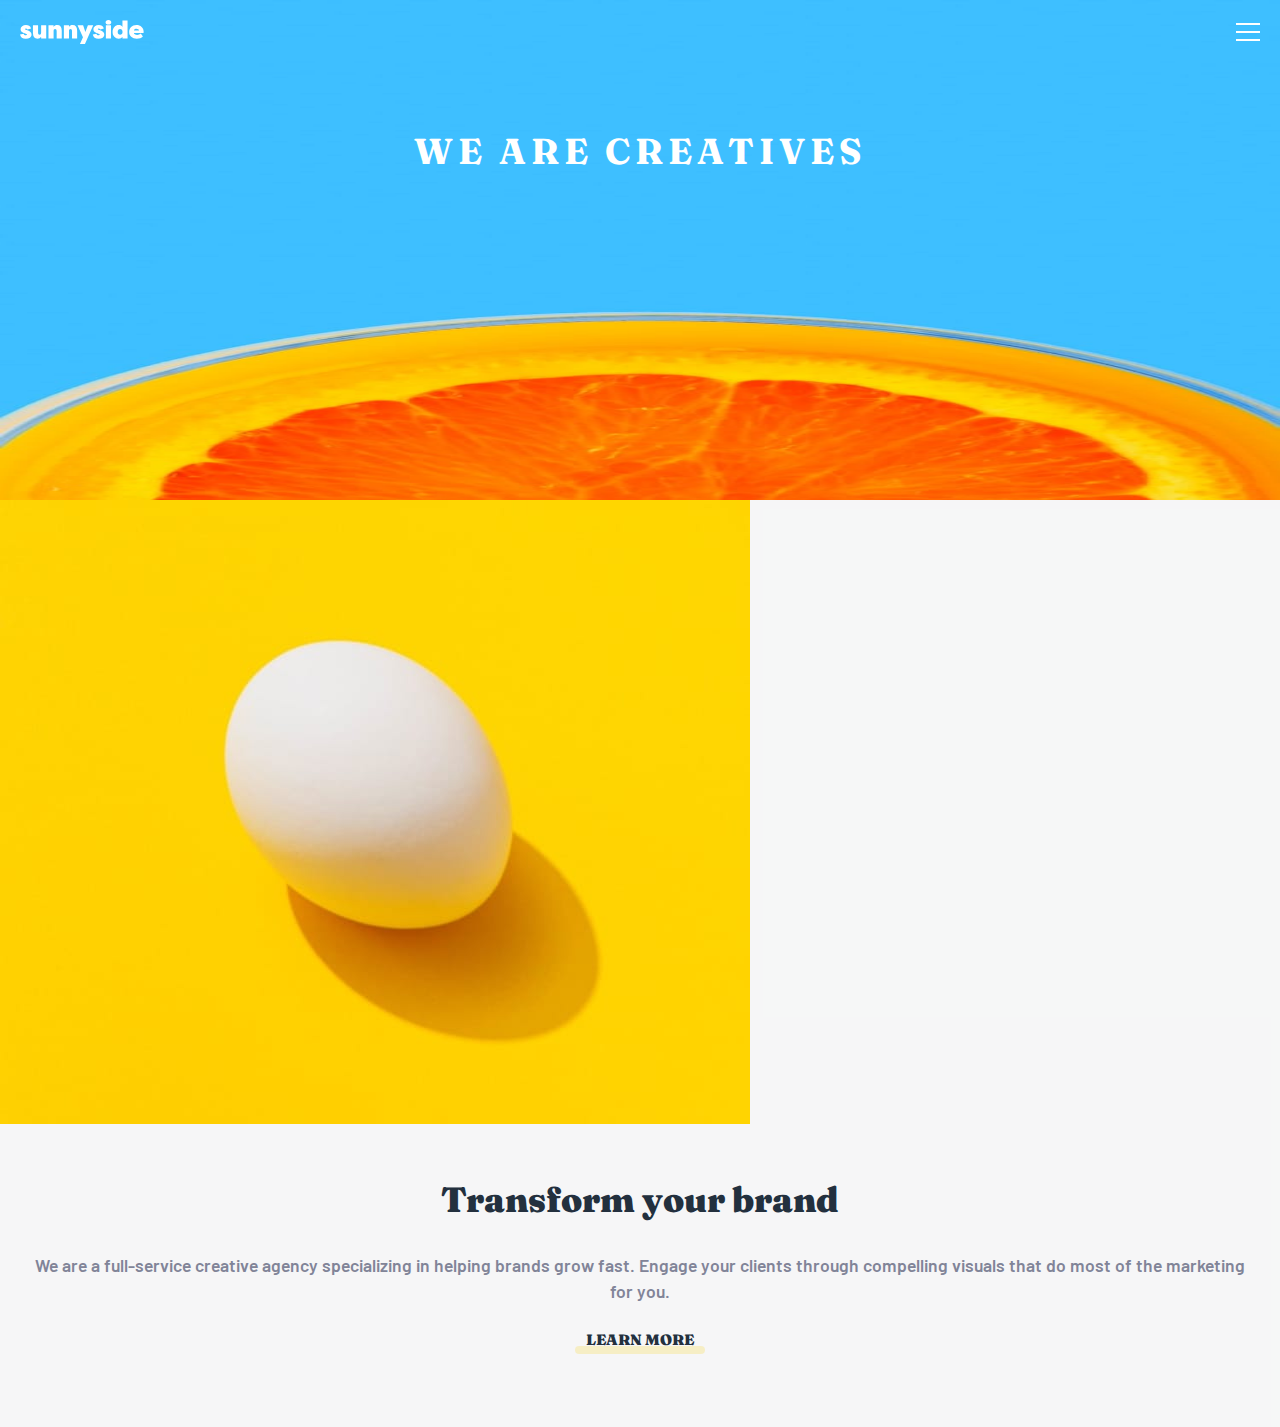
<file: sunnysideagency/tipcalculator/html/index.html>
<!DOCTYPE html>
<html lang="en">
  <head>
    <meta charset="UTF-8" />
    <meta http-equiv="X-UA-Compatible" content="IE=edge" />
    <meta name="viewport" content="width=device-width, initial-scale=1.0" />
    <link rel="icon" type="image/x-icon" href="../images/favicon-32x32.png" />
    <link rel="preconnect" href="https://fonts.googleapis.com" />
    <link rel="preconnect" href="https://fonts.gstatic.com" crossorigin />
    <link
      href="https://fonts.googleapis.com/css2?family=Barlow:wght@600&family=Fraunces:wght@700;900&display=swap"
      rel="stylesheet"
    />
    <link rel="stylesheet" href="../css/styles.css" />
    <title>Sunnyside Agency Landing Page</title>
  </head>
  <body>
    <div class="container">
      <div class="header-container">
        <div class="logo-container">
          <img src="../images/logo.svg" alt="Sunnyside Logo" />
          <img src="../images/icon-hamburger.svg" alt="Menu Logo" />
        </div>
        <div class="title-container">
          <h1>WE ARE CREATIVES</h1>
        </div>
      </div>
      <div class="card-container">
        <div class="card__image">
          <img
            src="../images/mobile/image-transform.jpg"
            alt="Image about Transform"
          />
        </div>
        <div class="card__text">
          <h2>Transform your brand</h2>
          <p>
            We are a full-service creative agency specializing in helping brands
            grow fast. Engage your clients through compelling visuals that do
            most of the marketing for you.
          </p>
          <h3>Learn more</h3>
        </div>
      </div>
    </div>
  </body>
</html>
</file>
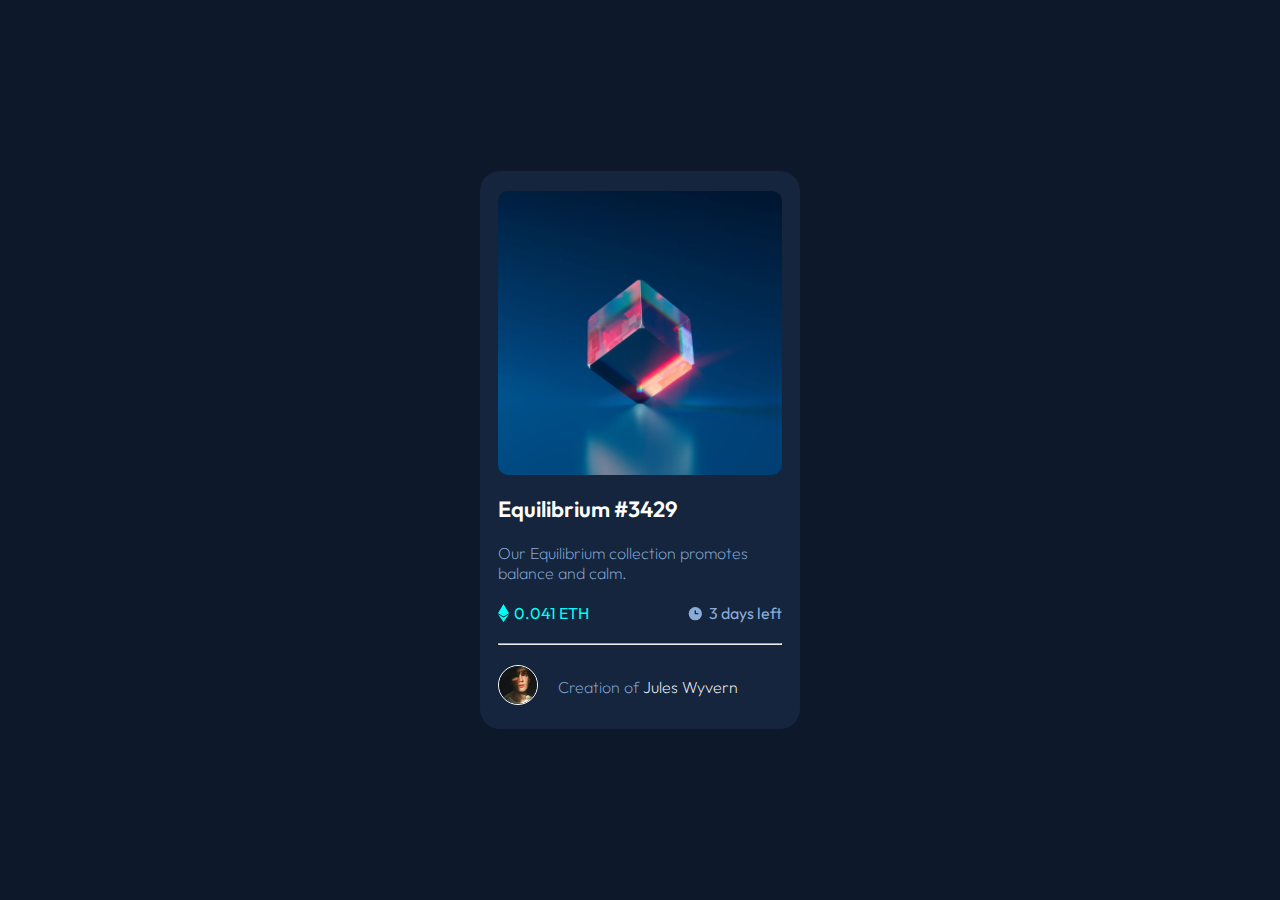
<file: nftcard/html/nftcard.html>
<!DOCTYPE html>
<html lang="en">
  <head>
    <meta charset="UTF-8" />
    <meta http-equiv="X-UA-Compatible" content="IE=edge" />
    <meta name="viewport" content="width=device-width, initial-scale=1.0" />
    <title>NFT Card Project</title>
    <link rel="preconnect" href="https://fonts.googleapis.com" />
    <link rel="preconnect" href="https://fonts.gstatic.com" crossorigin />
    <link
      href="https://fonts.googleapis.com/css2?family=Outfit:wght@300;400;600&display=swap"
      rel="stylesheet"
    />
    <link rel="stylesheet" href="../css/ntfcard.css" />
  </head>
  <body>
    <div class="container">
      <div class="image-container">
        <img src="../images/image-equilibrium.jpg" alt="" />
        <svg width="48" height="48" xmlns="http://www.w3.org/2000/svg">
          <g fill="none" fill-rule="evenodd">
            <path d="M0 0h48v48H0z" />
            <path
              d="M24 9C14 9 5.46 15.22 2 24c3.46 8.78 12 15 22 15 10.01 0 18.54-6.22 22-15-3.46-8.78-11.99-15-22-15Zm0 25c-5.52 0-10-4.48-10-10s4.48-10 10-10 10 4.48 10 10-4.48 10-10 10Zm0-16c-3.31 0-6 2.69-6 6s2.69 6 6 6 6-2.69 6-6-2.69-6-6-6Z"
              fill="#FFF"
              fill-rule="nonzero"
            />
          </g>
        </svg>
      </div>

      <div class="lines">
        <h1>Equilibrium #3429</h1>
        <p>Our Equilibrium collection promotes balance and calm.</p>
      </div>
      <div class="information">
        <div class="value">
          <svg width="11" height="18" xmlns="http://www.w3.org/2000/svg">
            <path
              d="M11 10.216 5.5 18 0 10.216l5.5 3.263 5.5-3.262ZM5.5 0l5.496 9.169L5.5 12.43 0 9.17 5.5 0Z"
              fill="#00FFF8"
            />
          </svg>
          <p>0.041 ETH</p>
        </div>
        <div class="time">
          <svg width="17" height="17" xmlns="http://www.w3.org/2000/svg">
            <path
              d="M8.305 2.007a6.667 6.667 0 1 0 0 13.334 6.667 6.667 0 0 0 0-13.334Zm2.667 7.334H8.305a.667.667 0 0 1-.667-.667V6.007a.667.667 0 0 1 1.334 0v2h2a.667.667 0 0 1 0 1.334Z"
              fill="#8BACD9"
            />
          </svg>
          <p>3 days left</p>
        </div>
      </div>
      <hr />
      <div class="people">
        <div class="people-image">
          <img src="../images/image-avatar.png" alt="" />
        </div>
        <p><span>Creation of </span>Jules Wyvern</p>
      </div>
    </div>
  </body>
</html>
</file>
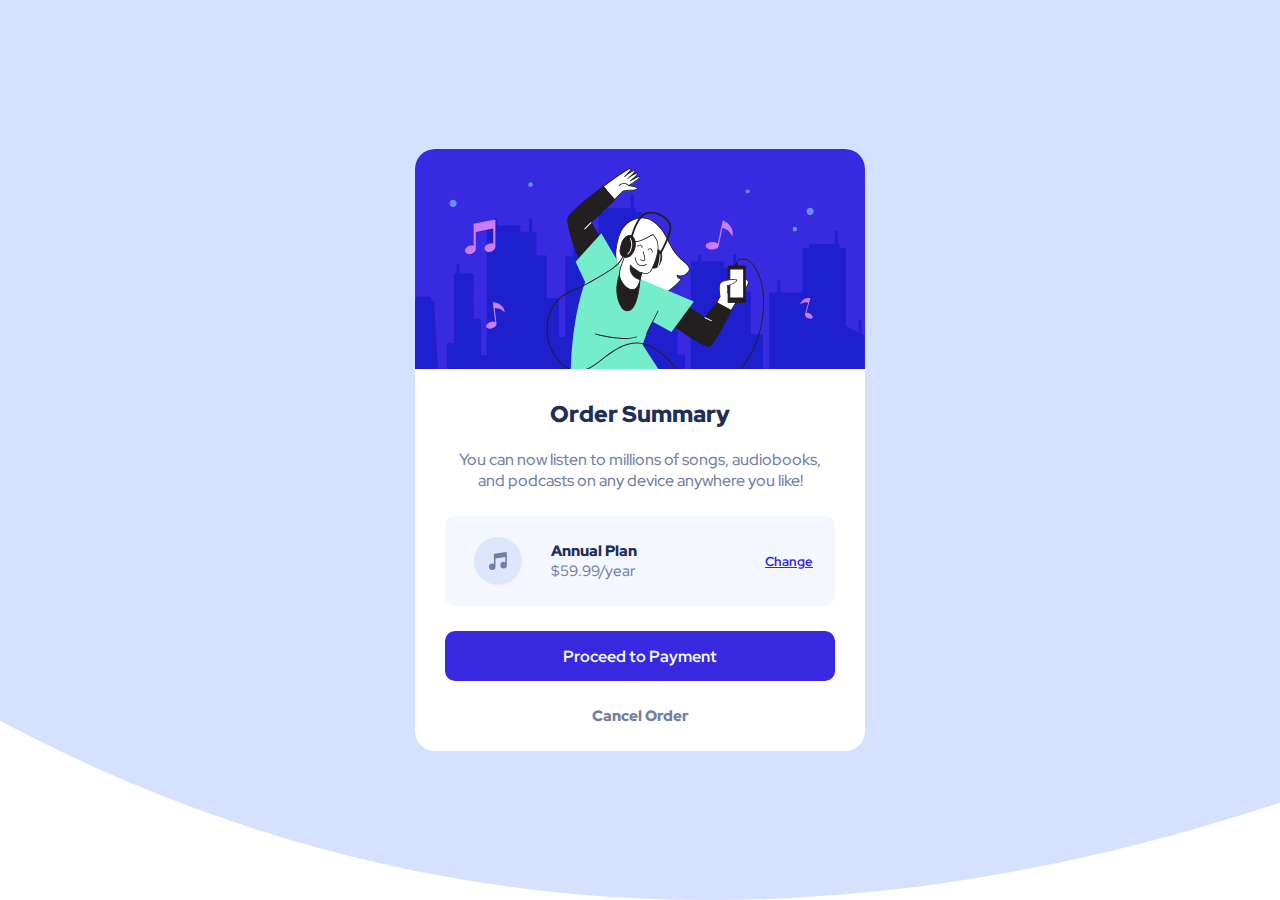
<file: ordercard/html/ordercard.html>
<!DOCTYPE html>
<html lang="en">
  <head>
    <meta charset="UTF-8" />
    <meta http-equiv="X-UA-Compatible" content="IE=edge" />
    <meta name="viewport" content="width=device-width, initial-scale=1.0" />
    <link rel="preconnect" href="https://fonts.googleapis.com" />
    <link rel="preconnect" href="https://fonts.gstatic.com" crossorigin />
    <link
      href="https://fonts.googleapis.com/css2?family=Red+Hat+Display:wght@500;700;900&display=swap"
      rel="stylesheet"
    />
    <link rel="stylesheet" href="../css/ordercard.css" />
    <title>Order Summary Card</title>
  </head>
  <body>
    <div class="container">
      <div class="image">
        <img src="../images/illustration-hero.svg" alt="Music" />
      </div>
      <div class="inside-container">
        <div class="information">
          <h1>Order Summary</h1>
          <p>
            You can now listen to millions of songs, audiobooks, and podcasts on
            any device anywhere you like!
          </p>
        </div>
        <div class="price">
          <img src="../images/icon-music.svg" alt="music" />
          <div class="plan">Annual Plan</div>
          <div class="peryear">$59.99/year</div>
          <a href="#">Change</a>
        </div>
        <div class="order">
          <div class="payment">
            <p>Proceed to Payment</p>
          </div>
          <div class="cancel-order">
            <p>Cancel Order</p>
          </div>
        </div>
      </div>
    </div>
  </body>
</html>
</file>
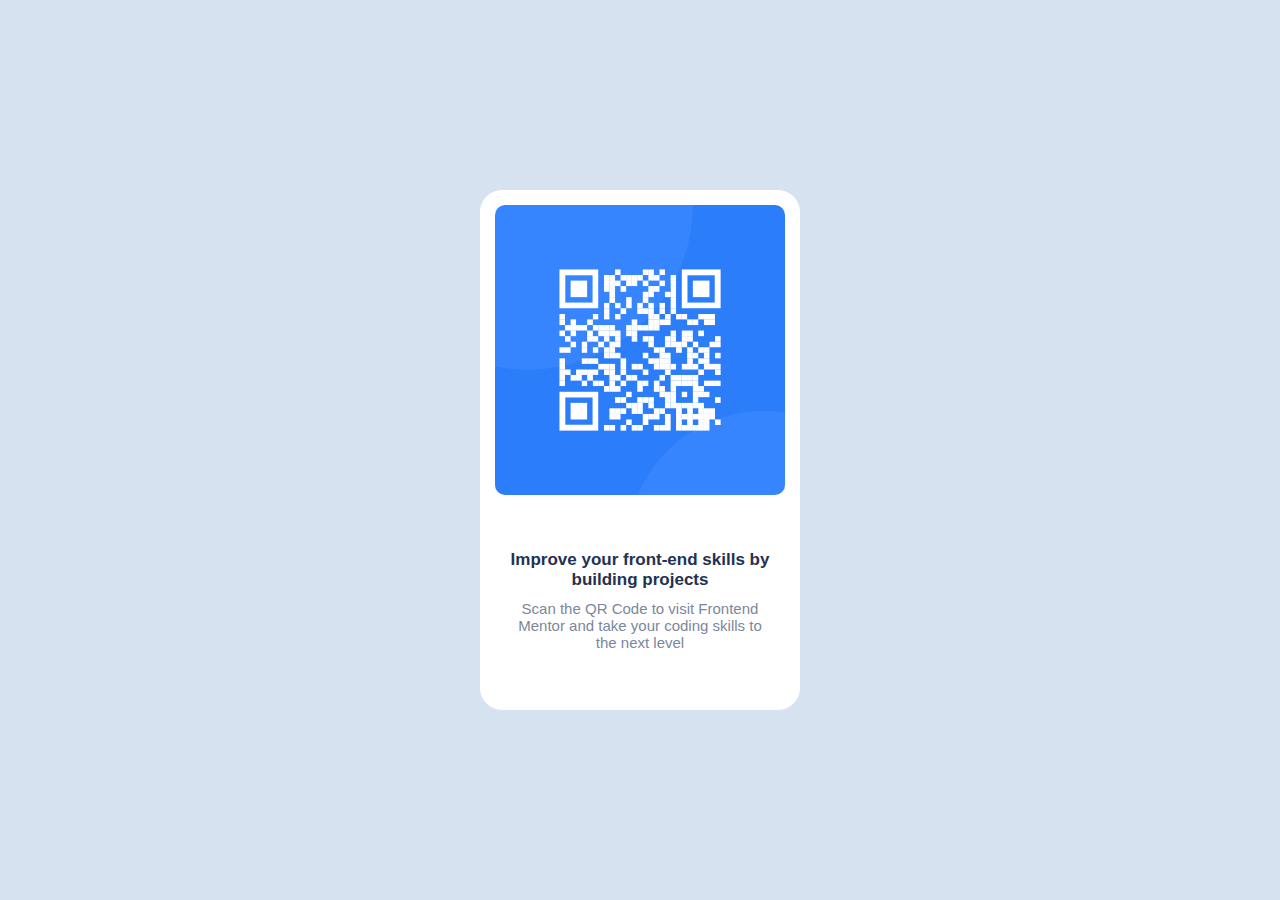
<file: qrcard/html/qr.html>
<!DOCTYPE html>
<html lang="en">
  <head>
    <meta charset="UTF-8" />
    <meta http-equiv="X-UA-Compatible" content="IE=edge" />
    <meta name="viewport" content="width=device-width, initial-scale=1.0" />
    <link rel="stylesheet" href="../css/qr.css" />
    <title>QR Code</title>
  </head>
  <body>
    <div class="container">
      <div class="card">
        <div class="card-image-box">
          <img src="../images/image-qr-code.png" alt="QR Code image" />
        </div>

        <div class="card-code-box">
          <h2>Improve your front-end skills by building projects</h2>
          <p>
            Scan the QR Code to visit Frontend Mentor and take your coding
            skills to the next level
          </p>
        </div>
      </div>
    </div>
  </body>
</html>
</file>
<file: articlecomponent/css/styles.css>
* {
  box-sizing: border-box;
  margin: 0;
  padding: 0;
}

html {
  font-family: "Manrope", sans-serif;
  font-size: calc(62.5% + 0.3vw);
  /* font-size: 62.5%; */
}

body {
  background-color: hsl(210, 46%, 95%);
  min-height: 100vh;
  max-width: 37.5rem;
  margin: 0 auto;
  font-size: 1.3rem;

  display: flex;
  justify-content: center;
  align-items: center;
}

img {
  max-width: 100%;
  display: block;
}

.container {
  margin: 2rem;
  background-color: #fff;
  border-radius: 1rem;
  overflow: hidden;

  display: flex;
  flex-direction: column;
  justify-content: center;
  align-items: center;
}

/* IMAGE */

.image-container {
  height: 22rem;
  overflow: hidden;
}

.image-container img {
}

.limit-container {
  max-width: calc(100% - 7.5rem);
  margin-top: 4rem;
  margin-bottom: 2rem;
}

/* CODE */

.code-container h1 {
  color: hsl(217, 19%, 35%);
  font-size: 1.75rem;
  font-weight: 700;
  margin-bottom: 1.5rem;
}

.code-container p {
  color: hsl(214, 17%, 51%);
  font-weight: 500;
  font-size: 1.4rem;
  margin-bottom: 2rem;
  line-height: 2.2rem;
}

/* PEOPLE */

.people-container {
  display: flex;
  justify-content: start;
  align-items: center;
}

.peopleimage-container {
  margin-right: 1.5rem;
}
.peopleimage-container img {
  width: 5rem;
  border-radius: 100%;
}

.peopleinfo-container h2 {
  color: hsl(217, 19%, 35%);
  font-size: 1.4rem;
  font-weight: 700;
}

.peopleinfo-container p {
  color: hsl(212, 23%, 69%);
  font-weight: 500;
}

.goto-container {
  margin-left: auto;
  width: 4rem;
  height: 4rem;
  border-radius: 100%;
  background-color: hsl(210, 46%, 95%);
  overflow: hidden;
  display: flex;
  justify-content: center;
  align-items: center;
}

.goto-container img {
  width: 2rem;
}

@media screen and (min-width: 1100px) {
  html {
    font-size: calc(62.5% + 0.1vw);
  }

  body {
    max-width: 90rem;
  }
  .container {
    display: grid;
    grid-template-columns: 40% 60%;
    height: calc(30rem + 0.3vw);
    width: 100%;
  }

  /* IMAGE */

  .image-container {
    height: 100%;
    display: flex;
  }

  .image-container img {
    max-width: 100%;
    height: auto;
    object-fit: cover;
    object-position: left;
  }

  .limit-container {
    margin: 4rem 5rem 2rem;
  }
}

.color {
  color: hsl(217, 19%, 35%);
  color: hsl(214, 17%, 51%);
  color: hsl(212, 23%, 69%);
  color: hsl(210, 46%, 95%);
}

/* - Family: [Manrope](https://fonts.google.com/specimen/Manrope)
- Weights: 500, 700 

Shift the overall look and feel by adding these wonderful touches to furniture in your home Ever been in a room and felt like something was missing? Perhaps it felt slightly bare and uninviting. I’ve got some simple tips to help you make any room feel complete. Michelle Appleton 28 Jun 2020 Share
*/
</file>
<file: crowdfundingproduct/css/styles.css>
*,
*::before,
*::after {
  box-sizing: border-box;
}

body,
h1,
h2,
h3,
h4,
p {
  margin: 0;
}

ul[role='list'],
ol[role='list'] {
  list-style: none;
}

input,
button,
textarea,
select {
  font: inherit;
}

img,
picture {
  max-width: 100%;
  display: block;
}

body {
    min-height: 100vh;
    text-rendering: optimizeSpeed;
    line-height: 1.5;
    background-color: hsla(0, 0%, 48%, 0.1);
    
}

html{
    font-size: 62.5%;
}


:root{
    --clr-primary-100:hsl(176, 50%, 47%);
    --clr-primary-200:hsl(176, 72%, 28%);

    --clr-neutral-100:hsl(0, 0%, 0%);
    --clr-neutral-200:hsl(0, 0%, 48%);

    --font:'Commissioner', sans-serif;
    --fontw-s:400;
    --fontw-m:500;
    --fontw-l:600;
}

.container{
    background-color: hsla(210, 4%, 67%, 0.1);
    height: 100%;
    max-width: 375px;
    margin:0 auto;
    font-family: var(--font);
    position: relative;
}

.container::before{
    position: absolute;
    content: '';
    top:0;
    width: 100%;
    height: 100%;
    z-index:990;
    background-color: rgba(0,0,0,0.5);
    display: var(--display,none);
}

.head-container{
    height: 30rem;
    background-image:url(../images/image-hero-mobile.jpg);
    background-size: cover;
    background-position: 100% 100%;
    /* padding: 3rem 5rem 0 ; */
    padding: 3rem 2.5rem 0 ;
    display: flex;
    flex-direction: column;
}

.head-container .head__items-container{
    display: flex;
    flex-direction: row;
    justify-content: space-between;
    align-items: flex-start;
    margin-bottom: 2rem;
    position: relative;
    z-index:995;
}

#menuHamburger{
    cursor: pointer;
    
}


#closeModal {
    display:none;
    cursor: pointer;
}

.head-container .head__menu-container{
    flex: 1;
    width: 100%;
    background-color: white;
    border-radius: 1rem;
    display: none;
    flex-direction: column;
    position: relative;
    z-index: 999;
}

.head__menu-container > * {
    flex:1;
    font-family: var(--font);
    font-weight: var(--fontw-m);
    font-size: 1.75rem;
    display: flex;
    align-items: center; 
    padding: 0 2.5rem;
}

.head__menu-container > * + *{
    border-top: 1px solid hsla(0, 0%, 48%, 0.1);
}


/* ALL CHILDS NOT THE HEAD-CONTAINER[FIRST ONE] */
.container > * + *{
    position: relative;
    bottom:5rem;
    margin: 0 2.5rem 2.5rem ;
    background-color: white;
    border-radius: 1rem;
}


/* CONTENT  CONTAINER */

.content-container{
    
}

.content-container .mastercard-container{
    display: flex;
    flex-direction: column;
    justify-content: center;
    align-items: center;
    padding: 0 2.5rem ;
}

/* .content-container .mastercard-container > *{
    position: relative;
    bottom:2.5rem;
} */

.mastercard-container > *{
    width: 100%;
}

.mastercard-container .mastercard__logo{
    display: flex;
    justify-content: center;
    position: relative;
    bottom:2.5rem;
}

.mastercard-container .mastercard__texts{
    text-align: center;
    position: relative;
    bottom:0.5rem;
}

.mastercard__texts > * {
    padding-bottom: 2rem;
}

.mastercard__texts h1{
    color:var(--clr-neutral-100-100);
    font-weight: var(--fontw-l);
    font-size: 2.25rem;
}

.mastercard__texts p{
    color: var(--clr-neutral-200);
    font-weight: var(--fontw-s);
    font-size: 1.4rem; 
}

.mastercard-container .mastercard__buttons{
    display: flex;
    flex-direction: row;
    justify-content: space-between;
    margin-bottom: 4rem;
}

.mastercard__buttons .mastercard__project__button{
    flex:1;
    margin-right: 1rem;
    border-radius: 3rem;
    font-size: 1.5rem;
    font-weight: var(--fontw-l);
}


.data-container{
    display: flex;
    flex-direction: column;
    justify-content: center;
    align-items: center;
    text-align: center;
}

.data-container h2{
    font-size: 3rem;
}

.data-container p{
    color:var(--clr-neutral-200);
    font-weight: var(--fontw-s);
    font-size: 1.5rem;
}

.data-container > *  {
    margin: 2rem 0 0;
}

.data__backers::before{
    content: "";
    display: block;
    border-top: 1px solid var(--clr-neutral-200);
    opacity: 0.5;
    margin:2rem 0;
    /* height: 100vh; */
}

.data__backers::after{
    content: "";
    display: block;
    border-top: 1px solid var(--clr-neutral-200);
    opacity: 0.5;
    margin:2rem 0;
}

.data__ratio{
    margin-bottom:2rem ;
    width:85%;
    height: 1.5rem;
    background-color: hsla(210, 4%, 67%, 0.1);
    border-radius: 1rem;
    position: relative;
}

.data__ratio .total__ratio{
    position: absolute;
    top:0;
    left: 0;
    height: 1.5rem;
    background-color: var(--clr-primary-100);
    /* width:0%; */
    border-radius: 1rem;
}

/* Information Container */

.information-container{
    padding: 5rem 2.5rem;
}

.information-container > *{
    margin-bottom: 2.5rem;
}

.information-container h2{
    font-size: 2rem;
    font-weight: var(--fontw-l);
}

.information-container p{
    color:var(--clr-neutral-200);
    font-weight: var(--fontw-s);
    font-size: 1.5rem;
    line-height: 2.5rem;
}

.information__card{
    border: 1px solid hsla(0, 0%, 48%, 0.3);
    border-radius: 0.5rem;
    padding: 2rem;
}

.information__card > * + *{
    margin-top: 2rem;
}

.information__card h3{
    font-size: 1.5rem;
}

/* h3 cikartilabilir */

.information__card p{
    font-size: 1.4rem;
    font-weight: var(--fontw-s);
}

.information__card .card__header p:nth-of-type(1){
    color:var(--clr-primary-100);
}

.information__card .card__count{
    display: flex;
    flex-direction: row;
    align-items: center;
    gap:1rem;
}

.card__count span:nth-of-type(1){
    font-size: 3.5rem;
    font-weight: var(--fontw-l);
}

.card__button{
    height: 5rem;
    font-size: 1.5rem;
    font-weight: var(--fontw-l);
    margin-right: 6rem;
    border-radius: 3rem;
}


.button{
    display: flex;
    justify-content: center;
    align-items: center;
    color: white;
    background-color: var(--clr-primary-100);
}







  
/*
     101 left Select Reward Black Edition Stand Pledge $75 or more You get a Black Special Edition computer stand and a personal thank you. You’ll be added to our Backer member list. Shipping is included. 64 left Select Reward Mahogany Special Edition Pledge $200 or more You get two Special Edition Mahogany stands, a Backer T-Shirt, and a personal thank you. You’ll be added to our Backer member list. Shipping is included. 0 left Out of Stock Back this project Want to support us in bringing Mastercraft Bamboo Monitor Riser out in the world? Pledge with no reward Choose to support us without a reward if you simply believe in our project. As a backer, you will be signed up to receive product updates via email. Bamboo Stand Pledge $25 or more You get an ergonomic stand made of natural bamboo. You've helped us launch our promotional campaign, and you’ll be added to a special Backer member list. 101 left Enter your pledge $25 Continue Black Edition Stand Pledge $75 or more You get a Black Special Edition computer stand and a personal thank you. You’ll be added to our Backer member list. Shipping is included. 64 left Enter your pledge $75 Continue Mahogany Special Edition Pledge $200 or more You get two Special Edition Mahogany stands, a Backer T-Shirt, and a personal thank you. You’ll be added to our Backer member list. Shipping is included. 0 left Enter your pledge $200 Continue Thanks for your support! Your pledge brings us one step closer to sharing Mastercraft Bamboo Monitor Riser worldwide. You will get an email once our campaign is completed. Got it! 
*/
</file>
<file: signupform/css/styles.css>
* {
  box-sizing: border-box;
  margin: 0;
  padding: 0;
}

img {
  max-width: 100%;
  display: block;
}

html {
  font-size: calc(62.5% + 0.3vw);
  font-family: "Poppins", sans-serif;
  background-color: whitesmoke;
}

body {
  font-size: 1.6rem;
  min-height: 100vh;
  max-width: 37.5rem;
  margin: 0 auto;
  background-image: url(../images/bg-intro-desktop.png);
  background-color: hsl(0, 100%, 74%);
  color: #fff;
}

.container {
  padding: 7.5rem 2.5rem 0;
  display: flex;
  flex-direction: column;
  justify-content: center;
  align-items: center;
}

.container > * {
  margin-bottom: 5rem;
}

/* HEADER CONTAINER */

.header-container h1 {
  font-size: 2.5rem;
  font-size: 700;
  line-height: 3.5rem;
  text-align: center;
  margin-bottom: 2rem;
}

.header-container p {
  font-size: 1.4rem;
  font-weight: 500;
  text-align: center;
}

/* DATA CONTAINER */

.data-container > * {
  box-shadow: 0 7.5px 1px hsla(249, 10%, 26%, 0.25);
}
.price-container {
  margin-bottom: 2rem;
  background-color: hsl(248, 32%, 49%);
  border-radius: 1rem;
}

.price-container a::before {
  content: "Try it free 7 days";
  font-weight: 700;
}

.price-container a {
  text-decoration: none;
  color: #fff;
  display: block;
  font-size: 1.3rem;
  font-weight: 400;
  padding: 1rem 5rem;
  text-align: center;
}

.form-container {
  padding: 2rem 2rem;
  background-color: #fff;
  border-radius: 1rem;
}

.form-container form input {
  padding: 1.5rem 1.5rem;
  width: 100%;
  margin-bottom: 1.25rem;
  display: block;
  color: hsl(249, 10%, 26%);
  font-weight: 700;
  border: 2px solid hsla(246, 25%, 77%, 0.2);
  border-radius: 0.5rem;
}

.form-container form input:focus,
.form-container form input:hover {
  border: 2px solid hsl(0, 100%, 74%);
  outline: none;
}

.form-container form button {
  width: 100%;
  padding: 1.5rem 4rem;
  text-transform: uppercase;
  font-weight: 600;
  font-size: 1.3rem;
  color: #fff;
  background-color: hsl(154, 59%, 51%);
  border: none;
  border-radius: 0.5rem;
  margin-bottom: 2rem;
  margin-top: 0.5rem;
  cursor: pointer;
}

.form-container p {
  padding: 0 2rem;
  color: hsla(246, 25%, 77%, 0.6);
  font-size: 1rem;
  text-align: center;
}

.form-container p::after {
  content: " Terms and Services";
  color: hsl(0, 100%, 74%);
  font-weight: 700;
}

@media screen and (min-width: 1440px) {
  body {
    max-width: 100%;
    margin: 10rem 10rem;
  }
  .container {
    display: grid;
    grid-template-columns: 1fr 1fr;
  }

  .header-container {
    padding: 0 5rem;
  }
  .header-container > * {
    text-align: start !important;
  }

  .data-container {
    display: flex;
    max-width: 60rem;
    flex-direction: column;
    justify-content: center;
    padding-right: 0 5rem;
  }
}

.color {
  color: hsl(0, 100%, 74%);
  color: hsl(154, 59%, 51%);
  color: hsl(248, 32%, 49%);
  color: hsl(249, 10%, 26%);
  color: hsl(246, 25%, 77%);
}

/* Learn to code by watching others See how experienced developers solve problems in real-time. Watching scripted tutorials is great, but understanding how developers think is invaluable. Try it free 7 days then $20/mo. thereafter First Name Last Name Email Address Password Claim your free trial By clicking the button, you are agreeing to our Terms and Services 
400;500;600;700& */
</file>
<file: socialproof/css/styles.css>
* {
  box-sizing: border-box;
  margin: 0;
  padding: 0;
}

html {
  font-size: calc(62.5% + 0.3vw);
  font-family: "Spartan", sans-serif;
  background-color: hsl(300, 24%, 96%);
}

body {
  min-height: 100vh;
  max-width: 37.5rem;
  margin: 0 auto;
}

img {
  max-width: 100%;
  display: block;
}

.container {
  max-width: 22.5rem;
  margin: 0 auto;
  background-image: url(../images/bg-pattern-bottom-mobile.svg);
  background-size: cover;
}

.container > *:not(:last-child) {
  margin-bottom: 3rem;
}

/* HEAD */
.head-container {
  background-image: url(../images/bg-pattern-top-mobile.svg);
  background-size: contain;
  background-repeat: no-repeat;
  display: flex;
  flex-direction: column;
  justify-content: center;
  align-items: center;
  text-align: center;
  padding-top: 5rem;
}

.head-container > * {
  max-width: 20rem;
  margin: 0 auto;
}

.head-container h1 {
  margin-bottom: 1rem;
  color: hsl(300, 43%, 22%);
  font-weight: 700;
}

.head-container p {
  color: hsl(303, 10%, 53%);
  font-weight: 500;
  font-size: 1rem;
}

/* RATE */

.rate-box {
  display: flex;
  flex-direction: column;
  justify-content: center;
  align-items: center;
  background-color: hsla(333, 80%, 67%, 0.1);
  border-radius: 0.5rem;
  max-width: 20rem;
  margin: 0 auto 1rem;
  padding: 1rem 2rem;
}

.rate-icons {
  display: flex;
  margin-bottom: 0.75rem;
  column-gap: 0.5rem;
  justify-content: center;
}

.rate-icons img {
  width: 1.1rem;
}

.rate-comment {
  color: hsl(300, 43%, 22%);
  font-size: 0.9rem;
  font-weight: 700;
}

/* COMMENT */
.comment-container {
  padding-bottom: 3rem;
  line-height: 1.25rem;
}

.comment-container > * {
  max-width: 20rem;
  margin: 0 auto 1rem;
}

.person-container {
  background-color: hsl(300, 43%, 22%);
  border-radius: 0.5rem;
  padding: 2.4rem 1.75rem 1.75rem;
  display: flex;
  flex-direction: column;
  justify-content: center;
  align-items: start;
  row-gap: 1.5rem;
}

.person-data {
  display: flex;
  flex-direction: row;
  justify-content: start;
  align-items: center;
  column-gap: 1.5rem;
  width: 100%;
}

.person-data .person-image img {
  width: 2.5rem;
  border-radius: 5rem;
}

.person-info {
  line-height: 1.25rem;
}

.person-data .person-info h2 {
  color: hsl(300, 24%, 96%);
  font-size: 0.8rem;
  font-weight: 700;
}

.person-data .person-info p {
  color: hsla(333, 80%, 67%, 0.5);
  font-size: 0.8rem;
  font-weight: 500;
}

.person-comment {
  color: hsl(300, 24%, 96%);
  font-size: 0.8rem;
  line-height: 1.5rem;
}

@media screen and (min-width: 70rem) {
  body {
    max-width: 80rem;
    margin: 0 auto;
    display: flex;
    justify-content: center;
    align-items: center;
  }

  .container {
    overflow: hidden;
    max-width: 100%;
    height: 55rem;
    display: grid;
    grid-template-columns: repeat(2, 1fr);
    grid-template-rows: repeat(2, 1fr);
    background-image: url(../images/bg-pattern-bottom-desktop.svg);
    background-size: cover;
  }

  .container > * {
    padding-left: 7.5rem;
  }

  /* HEAD */

  .head-container {
    margin-bottom: 0 !important;
    width: 100%;
    height: 100%;
    grid-column: 1;
    grid-row: 1;
    justify-self: start;
    align-self: start;
  }

  .head-container > * {
    text-align: start;
    width: 100%;
    max-width: 100%;
    margin: 0;
  }

  .head-container h1 {
    font-size: 3rem;
  }

  .head-container p {
    font-size: 0.9rem;
    line-height: 1.5rem;
  }

  /* RATE */
  .rate-container {
    grid-column: 2;
    grid-row: 1;

    display: flex;
    flex-direction: column;
    justify-content: center;
    align-items: start;

    width: 100%;
    height: 100%;
    margin-bottom: 0 !important;
    padding: 0;
    padding-top: 5rem;
    row-gap: 1rem;
  }

  .rate-container > * {
    margin: 0;
  }

  .rate-box {
    display: flex;
    flex-direction: row;
    justify-content: start;
    align-items: center;
    width: 100%;
    padding: 1rem 0;
    row-gap: 1rem;
    max-width: 28rem;
  }

  .rate-box:nth-of-type(2) {
    margin-left: 3rem;
  }

  .rate-box:nth-of-type(3) {
    margin-left: 6rem;
  }

  .rate-icons {
    justify-self: flex-start;
    display: flex;
    margin: 0 2rem;
  }

  .rate-comment {
    white-space: nowrap;
    width: auto;
  }
  .rate-comment p {
    display: table-cell;
    vertical-align: middle;
  }

  /* COMMENT */
  .comment-container {
    grid-column: 1 / 3;
    grid-row: 2;
    display: flex;
    column-gap: 2rem;
  }

  .person-container {
    margin: 0;
    padding: 0 1.5rem 0;
    max-width: 25rem;
    max-height: 15rem;
  }

  .person-container:nth-of-type(2) {
    margin-top: 1.5rem;
  }

  .person-container:nth-of-type(3) {
    margin-top: 3rem;
  }

  .person-comment p {
    font-size: 0.8rem;
  }
}
</file>
<file: statscard/css/styles.css>
* {
  box-sizing: border-box;
  margin: 0;
  padding: 0;
}

html {
  font-size: 62.5%;
}

img {
  max-width: 100%;
  display: block;
}

body {
  background-color: hsl(233, 47%, 7%);
  height: 100vh;
  width: 100vw;
  display: flex;
  justify-content: center;
  align-items: center;
}

.container {
  max-height: 100%;
  background-color: hsl(244, 38%, 16%);
  max-width: 325px;
  border-radius: 1rem;
  overflow: hidden;
  display: grid;
  grid-template-rows: 1fr 2fr;
  row-gap: 3.5rem;
}

.image-container {
  position: relative;
}

.image-container::before {
  content: "";
  position: absolute;
  width: 100%;
  height: 100%;
  object-fit: cover;
  background-color: hsl(277, 64%, 61%);
  z-index: 1;
}

.image-container img {
  position: relative;
  height: 100%;
  width: 100%;
  object-fit: cover;
  opacity: 0.4;
  z-index: 1;
}

#desktop {
  display: none;
}

.code-container {
  padding: 0 3rem;
  display: flex;
  flex-direction: column;
  justify-content: center;
  align-items: center;
}

.header-container h1 {
  color: hsl(0, 0%, 100%);
  font-family: "Inter", sans-serif;
  font-weight: 700;
  font-size: 2.7rem;
  text-align: center;
  margin-bottom: 2rem;
}

.header-container span {
  color: hsl(277, 64%, 61%);
}

.header-container p {
  font-size: 1.7rem;
  font-weight: 400;
  text-align: center;
  color: hsla(0, 0%, 100%, 0.6);
  line-height: 2.5rem;
  padding: 0 1rem;
  margin-bottom: 3rem;
}

.information-container {
  display: flex;
  flex-direction: column;
  justify-content: center;
  align-items: center;
  font-family: "Lexend Deca", sans-serif;
}

.box {
  margin-bottom: 3rem;
  display: flex;
  flex-direction: column;
  row-gap: 0.8rem;
}

.box h2 {
  color: hsl(0, 0%, 100%);
  text-align: center;
  font-size: 2.5rem;
}

.box p {
  text-transform: uppercase;
  color: hsla(0, 0%, 100%, 0.6);
  text-align: center;
  font-size: 1.3rem;
}

@media screen and (min-width: 850px) {
  .container {
    max-width: 1100px;
    max-height: 400px;
    display: flex;

    justify-content: center;
    align-items: center;
  }
  .image-container {
    order: 2;
    height: 100%;
    flex-basis: 50%;
    flex-grow: 1;
  }

  #mobile {
    display: none;
  }

  #desktop {
    display: block;
    width: 100%;
    object-fit: cover;
    height: 100%;
  }

  .code-container {
    flex-basis: 50%;
    flex-grow: 1;

    display: flex;
    width: 100%;
    height: 100%;
    flex-direction: column;
    justify-content: center;
    align-items: center;
    row-gap: 4rem;

    padding: 0 7.5rem;
    margin-top: 3rem;
  }

  .header-container h1 {
    text-align: start;
    font-size: 3.5rem;
  }

  .header-container p {
    text-align: start;
    padding: 0;
    padding-right: 5rem;
  }

  .information-container {
    width: 100%;
    flex-direction: row;
    justify-content: space-between;
    column-gap: 2rem;
    padding-right: 5rem;
  }

  .box h2 {
    text-align: start;
  }
}
</file>
<file: sunnysideagency/css/styles.css>
:root {
  --clr-primary-100: hsl(7, 99%, 70%);
  --clr-primary-200: hsl(51, 100%, 49%);
  --clr-primary-300: hsl(167, 40%, 24%);
  --clr-primary-400: hsl(198, 62%, 26%);
  --clr-primary-500: hsl(168, 34%, 41%);

  --clr-neutral-100: hsl(212, 27%, 19%);
  --clr-neutral-200: hsl(213, 9%, 39%);
  --clr-neutral-300: hsl(232, 10%, 55%);
  --clr-neutral-400: hsl(210, 4%, 67%);
  --clr-neutral-500: hsl(0, 0%, 100%);

  --font-p: "Barlow", sans-serif;
  --font-bold: "Fraunces", serif;
}

*,
*::before,
*::after {
  box-sizing: border-box;
}

body,
h1,
h2,
h3,
h4,
p,
figure {
  margin: 0;
}

body {
  min-height: 100vh;
  text-rendering: optimizeSpeed;
  line-height: 1.5;
}

img,
picture {
  max-width: 100%;
  display: block;
}

input,
button,
textarea,
select {
  font: inherit;
}

html {
  font-size: calc(62.5% + 0.3vw);
}

.container {
  background-color: hsla(210, 4%, 67%, 0.1);
}

.header-container {
  height: 60rem;
  background-image: url(../images/mobile/image-header.jpg);
  background-size: 100% 100%;
  background-repeat: no-repeat;
}

.header-container .logo-container {
  display: flex;
  padding: 2rem 3rem;
  justify-content: space-between;
  align-items: center;
}

.header-container .title-container {
  font-family: var(--font-bold);
  font-weight: 900;
  color: var(--clr-neutral-500);
  font-size: 1.8rem;
  text-align: center;
  letter-spacing: 0.5rem;
  padding: 6rem 3rem 0;
}

.logo-container {
  position: relative;
  display: flex;
}

.logo-container .hamburger {
  cursor: pointer;
  margin-left: auto;
}

.logo-container .hamburger-container {
  position: absolute;
  background-color: white;
  width: calc(100% - 6rem);
  left: 0;
  right: 0;
  margin-left: auto;
  margin-right: auto;
  top: 120%;
  display: flex;
  flex-direction: column;
  justify-content: center;
  align-items: center;
  padding: 4rem 0;
  display: none;
}

.hamburger-container::before {
  content: "";
  position: absolute;
  width: 2rem;
  height: 2rem;
  top: -2rem;
  right: 0;
  border: 1rem solid black;
  border-top-color: transparent;
  border-right-color: white;
  border-bottom-color: white;
  border-left-color: transparent;
}

.hamburger-container > * + * {
  margin-top: 2.5rem;
}

.hamburger-container .hamburger__item {
  font-size: 1.8rem;
  font-family: var(--font-p);
  color: var(--clr-neutral-300);
}

.hamburger-container .hamburger__button {
  text-decoration: none;
  text-transform: uppercase;
  color: var(--clr-neutral-100);
  font-family: var(--font-bold);
  font-size: 1.6rem;
  padding: 1.5rem 2rem;
  border-radius: 3rem;
  background-color: var(--clr-primary-200);
}

.card-container-first .card__image img {
  object-position: 100% 100%;
  object-fit: cover;
}

.card-container-first .card__text {
  font-family: var(--font-bold);
  padding: 5rem 2.5rem;
}

.card-container-first .card__text > * {
  margin-bottom: 2.5rem;
}

.card-container-first .card__text h2 {
  text-align: center;
  color: var(--clr-neutral-100);
  font-size: 3.5rem;
  font-weight: 900;
}

.card-container-first .card__text p {
  text-align: center;
  color: var(--clr-neutral-300);
  font-size: 1.75rem;
  font-family: var(--font-p);
  font-weight: 600;
}

.card-container-first .card__text h3 {
  position: relative;
  text-align: center;
  color: var(--clr-neutral-100);
  text-transform: uppercase;
  font-size: 1.5rem;
  font-weight: 900;
  cursor: pointer;
}

.card-container-first .card__text h3::after {
  content: "";
  position: absolute;
  border-radius: 1rem;
  width: 13rem;
  height: 0.8rem;
  margin-top: 1.7rem;

  position: absolute;
  left: 50%;
  transform: translate(-50%, 0);

  /* left: 0;
  right: 0;
  margin-left: auto;
  margin-right: auto; */
}

/* GIVING H3 VALUES COLORS */

#color-yellow::after {
  background-color: var(--clr-primary-200);
  opacity: var(--opacity, 0.2);
}

#color-red::after {
  background-color: var(--clr-primary-100);
  opacity: var(--opacity, 0.2);
}

.card-container-second .card__image1 {
  height: 60rem;
  background-image: url(../images/mobile/image-graphic-design.jpg);
  background-size: 100% 100%;
  background-repeat: no-repeat;
}

.card-container-second > * {
  padding: 2rem 2rem;
  display: flex;
  flex-direction: column;
  justify-content: end;
}

.card-container-second .card__image1 {
  color: var(--clr-primary-300);
}

.card-container-second .card__image2 {
  height: 60rem;
  background-image: url(../images/mobile/image-photography.jpg);
  background-size: 100% 100%;
  background-repeat: no-repeat;
}

.card-container-second .card__image2 {
  color: var(--clr-primary-400);
}

.card-container-second h2 {
  text-align: center;
  font-size: 3rem;
  font-family: var(--font-bold);
  font-weight: 700;
  margin-bottom: 2rem;
}

.card-container-second p {
  text-align: center;
  font-family: var(--font-p);
  font-size: 1.5rem;
  margin-bottom: 3rem;
}

/* CLIENT */

.client-container {
  display: flex;
  flex-direction: column;
  justify-content: center;
  align-items: center;
  padding: 5rem 0;
}

.client-container > * + * {
  margin-top: 4rem;
}

.client-container h4 {
  text-transform: uppercase;
  text-align: center;
  font-size: 1.5rem;
  color: var(--clr-neutral-400);
  font-family: var(--font-bold);
  font-weight: 900;
  letter-spacing: 0.5rem;
}

.client__card {
  display: flex;
  flex-direction: column;
  justify-content: center;
  align-items: center;
  padding: 2rem 4rem;
}

.client__card > * + * {
  margin-top: 2.5rem;
}

.client__card .client__image img {
  width: 6rem;
  border-radius: 100%;
}

.client__card .client__comment {
  font-size: 1.5rem;
  text-align: center;
  font-family: var(--font-p);
  color: var(--clr-neutral-200);
}

.client__card .client__info > * {
  text-align: center;
}

.client__card .client__info .client__name {
  font-family: var(--font-bold);
  font-weight: 900;
  font-size: 1.5rem;
}

.client__card .client__info .client__position {
  font-family: var(--font-p);
  margin-top: 0.5rem;
  font-size: 1.25rem;
  color: var(--clr-neutral-400);
}

/* PHOTOS */

.photos-container {
  display: grid;
  grid-template-columns: repeat(2, 1fr);
  grid-template-rows: repeat(2, 1fr);
}

/* FOOTER */

.footer-container {
  display: flex;
  flex-direction: column;
  background-color: hsla(168, 34%, 41%, 0.5);
  justify-content: center;
  align-items: center;
  padding: 5rem;
}

.footer-container .footer__title img {
  width: 20rem;
}

.footer-container .footer__item-container {
  width: 100%;
  display: flex;
  margin-top: 4rem;
  justify-content: center;
  gap: 5rem;
}

.footer-container .footer__item {
  text-decoration: none;
  font-size: 1.5rem;
  font-family: var(--font-p);
  color: var(--clr-primary-300);
}

.footer-container .footer__item:hover {
  color: var(--clr-neutral-500);
}

.footer__logos {
  display: flex;
  justify-content: center;
  column-gap: 2rem;
  margin-top: 7.5rem;
  margin-bottom: 4rem;
}

.footer__logos a {
  cursor: pointer;
}

@media screen and (min-width: 700px) {
  html {
    font-size: 62.5%;
  }

  .container {
    max-width: 950px;
    margin: 0 auto;
  }
  .header-container {
    background-image: url(../images/desktop/image-header.jpg);

    background-size: 100% 100%;
    background-repeat: no-repeat;
  }
  .logo-container {
    display: flex;
    flex-direction: row;
  }
  .logo-container .hamburger {
    display: none;
  }

  .logo-container .hamburger-container {
    display: flex !important;
    flex-direction: row;

    position: unset;
    padding: 0;
    background-color: transparent;
  }

  .hamburger-container .hamburger__button:hover {
    background-color: rgba(255, 255, 255, 0.4);

    color: white;
  }

  .hamburger-container > * {
    margin: 0;
    padding: 0;
    margin-left: 3rem;
  }

  .hamburger-container .hamburger__item {
    color: var(--clr-neutral-500);
    font-size: 1.75rem;
  }

  .hamburger-container .hamburger__item:nth-of-type(1) {
    margin-left: auto;
  }

  .hamburger-container .hamburger__button {
    background-color: var(--clr-neutral-500);
    font-size: 1.5rem;
    padding: 1.25rem;
  }

  .card-container-first {
    display: grid;
    grid-template-columns: repeat(2, 1fr);
  }

  .card-container-first {
    display: flex;
    flex-direction: row;
  }

  .card-container-first > * {
    flex: 50%;
  }

  .card-container-first .card__image picture {
    height: 100%;
  }

  .card-container-first .card__image img {
    height: 100%;
  }

  .card-container-first .card__text {
    display: flex;
    flex-direction: column;
    justify-content: center;
    align-items: start;
    padding: 2.5rem 2.5rem 2.5rem 7.5rem;
  }

  .card-container-first .card__text h2 {
    text-align: start;
  }

  .card-container-first .card__text p {
    text-align: start;
  }

  .container :nth-child(2) .card__image {
    order: 2;
  }

  .container :nth-child(2) .card__text {
    order: 1;
  }

  .second-cards-container {
    display: flex;
    flex-direction: row;
  }

  .second-cards-container > * {
    flex: 50%;
  }

  .card-container-second .card__image1 {
    background-image: url(../images/desktop/image-graphic-design.jpg);
    padding: 4rem 10rem;
  }

  .card-container-second .card__image2 {
    background-image: url(../images/desktop/image-photography.jpg);
    padding: 4rem 10rem;
  }

  .client__cards-container {
    display: flex;
    flex-direction: row;
  }

  .photos-container {
    display: flex;
    flex-direction: row;
  }

  .photos-container {
    flex: 25%;
  }
}
</file>
<file: tipcalculator/css/styles.css>
* {
  box-sizing: border-box;
  margin: 0;
  padding: 0;
}

form {
  box-sizing: border-box;
  margin: 0;
  padding: 0;
}

input {
  box-sizing: border-box;
  width: 100%;
  font-family: "Space Mono", monospace;
  border: none;
  outline: none;
  text-align: right;
  background-color: hsl(189, 41%, 97%);
  cursor: pointer;
}

button {
  font-family: "Space Mono", monospace;
}

html {
  font-size: 62.5%;
  font-family: "Space Mono", monospace;
}

body {
  min-height: 100vh;
  max-width: 45rem;
  margin: 0 auto;
  overflow: hidden;
  background-color: hsl(185, 41%, 84%);
}

img {
  max-width: 100%;
  display: block;
}

.container {
  height: 100vh;
  background-color: hsl(0, 0%, 100%);
  border-radius: 2.5rem;
  margin: 0 2rem;
}

/* HEAD */

.head-container {
  background-color: hsl(185, 41%, 84%);
  position: relative;
  z-index: 1;
}

.head-container h1 {
  padding: 5rem 3rem;
  color: hsl(183, 100%, 15%);
  font-size: 2.4rem;
  text-align: center;
  letter-spacing: 1rem;
}

/* FORM */

/* CALCULATION */

.form-container {
  position: relative;
  bottom: 2rem;
  z-index: 2;
  background-color: hsl(0, 0%, 100%);
  border-radius: 2.5rem;
}

.calculation-container {
  padding: 4rem 3rem;
}

.calculation-container > *:not(:last-child) {
  margin-bottom: 3rem;
}

.calculation-container h2 {
  color: hsl(186, 14%, 43%);
  margin-bottom: 0.75rem;
}

.bill-container .amount-container {
  background-color: hsl(189, 41%, 97%);
  width: 100%;
  padding: 0.75rem 2rem;
  border-radius: 0.5rem;
  display: flex;
  flex-direction: row;
  justify-content: space-between;
  align-items: center;
}

.bill-container .amount-container img {
  height: 2rem;
}

.bill-container .amount-container input {
  background-color: hsl(189, 41%, 97%);
  font-weight: 700;
  font-size: 2.25rem;
  color: hsl(183, 100%, 15%);
  letter-spacing: 0.2rem;
}

.select-tip-container .tip-ratio-container {
  display: flex;
  flex-direction: row;
  flex-wrap: wrap;
  gap: 1.5rem;
  margin: 1rem 0;
}

.tip-ratio-container .tip-ratios {
  width: 45%;
  background-color: hsl(183, 100%, 15%);
  border-radius: 0.5rem;
  cursor: pointer;
}

.tip-ratios p {
  color: hsl(0, 0%, 100%);
  text-align: center;
  font-size: 2.25rem;
  padding: 0.75rem 0;
}

.tip-ratio-container .tip-ratios:last-child {
  background-color: hsl(189, 41%, 97%);
  display: flex;
  justify-content: right;
  align-items: center;
}

.tip-ratios input {
  font-size: 2.5rem;
  padding-right: 1.5rem;
  color: hsl(183, 100%, 15%);
  -webkit-appearance: none;
  -moz-appearance: textfield;
}

.people-container .people-count-container {
  background-color: hsl(189, 41%, 97%);
  width: 100%;
  padding: 0.75rem 2rem;
  border-radius: 0.5rem;
  display: flex;
  flex-direction: row;
  justify-content: space-between;
  align-items: center;
}

.people-container .people-count-container img {
  height: 2rem;
}

.people-container .people-count-container input {
  background-color: hsl(189, 41%, 97%);
  font-weight: 700;
  font-size: 2.25rem;
  color: hsl(183, 100%, 15%);
  letter-spacing: 0.2rem;
  -webkit-appearance: none;
  -moz-appearance: textfield;
}

/* 
RESULT */

.limit-container {
  padding: 0 2rem;
  margin-bottom: 1rem;
}

.result-container {
  background-color: hsl(183, 100%, 15%);
  padding: 5rem 2.25rem 1rem;
  border-radius: 1.5rem;
}

.result-container > * {
  margin-bottom: 2rem;
}

.result-container h2 {
  color: hsl(0, 0%, 100%);
  font-size: 1.5rem;
}

.result-container h3 {
  color: hsl(184, 14%, 56%);
  font-size: 1.25rem;
}

.result-container p {
  color: hsl(172, 67%, 45%);
  font-size: 3rem;
}

.result-container .reset-container {
  margin-top: 2rem;
}

.result-container .reset-container {
  cursor: pointer;
  padding: 1rem 0;
  background-color: hsl(172, 67%, 45%);
  border-radius: 0.5rem;
}

.result-container .reset-container p {
  font-size: 2rem;
  font-weight: 700;
  text-align: center;
  color: hsl(183, 100%, 15%);
}

#resetButton:hover {
  background-color: hsl(172, 67%, 45%) !important;
}

.result-container .tip-container {
  display: flex;
  justify-content: space-between;
  align-items: center;
}

.result-container .total-container {
  display: flex;
  justify-content: space-between;
  align-items: center;
}

@media screen and (min-width: 50rem) {
  body {
    max-width: 120rem;
    margin: auto auto;
  }

  .container {
    display: grid;
    height: 100%;
  }

  .form-container {
    display: grid;
    grid-template-columns: repeat(2, 1fr);
  }

  .calculation-container {
    padding: 5rem 5rem;
  }

  .limit-container {
    padding: 2.5rem 2.5rem;
    margin: 0;
  }

  .result-container {
    display: flex;
    flex-direction: column;
    height: 100%;
    padding: 5rem 5rem;
  }

  .result-container > * {
    margin-bottom: 5rem;
  }

  .result-container p {
    font-size: 5rem;
  }

  .result-container .reset-container {
    margin-top: auto;
  }
}

.colors {
  color: hsl(172, 67%, 45%);
  color: hsl(183, 100%, 15%);
  color: hsl(186, 14%, 43%);
  color: hsl(184, 14%, 56%);
  color: hsl(185, 41%, 84%);
  color: hsl(189, 41%, 97%);
  color: hsl(0, 0%, 100%);
}

/* 
Tip Ratios p click oldugu zaman 

Font size (form inputs): 24px
- Weights: 700 */
</file>
<file: sunnysideagency/tipcalculator/css/styles.css>
:root {
  --clr-primary-100: hsl(7, 99%, 70%);
  --clr-primary-200: hsl(51, 100%, 49%);
  --clr-primary-300: hsl(167, 40%, 24%);
  --clr-primary-400: hsl(198, 62%, 26%);
  --clr-primary-500: hsl(168, 34%, 41%);

  --clr-neutral-100: hsl(212, 27%, 19%);
  --clr-neutral-200: hsl(213, 9%, 39%);
  --clr-neutral-300: hsl(232, 10%, 55%);
  --clr-neutral-400: hsl(210, 4%, 67%);
  --clr-neutral-500: hsl(0, 0%, 100%);

  /* font-family: "Barlow", sans-serif;   600
     font-family: "Fraunces", serif;      700 900*/
}

*,
*::before,
*::after {
  box-sizing: border-box;
}

body,
h1,
h2,
h3,
h4,
p,
figure {
  margin: 0;
}

body {
  min-height: 100vh;
  text-rendering: optimizeSpeed;
  line-height: 1.5;
}

img,
picture {
  max-width: 100%;
  display: block;
}

input,
button,
textarea,
select {
  font: inherit;
}

html {
  font-size: 62.5%;
}

.container {
  background-color: hsla(210, 4%, 67%, 0.1);
}

.header-container {
  height: 50rem;
  background-image: url(../images/mobile/image-header.jpg);
  background-size: 100% 100%;
  background-repeat: no-repeat;
}

.header-container .logo-container {
  display: flex;
  padding: 2rem 2rem;
  justify-content: space-between;
  align-items: center;
}

.header-container .title-container {
  font-family: "Fraunces", serif;
  color: var(--clr-neutral-500);
  font-weight: 900;
  font-size: 1.8rem;
  text-align: center;
  letter-spacing: 0.5rem;
  padding-top: 6rem;
}

.card-container .card__image img {
  object-position: 100% 100%;
  object-fit: cover;
}

.card-container .card__text {
  font-family: "Fraunces", serif;
  padding: 5rem 2.5rem;
}

.card-container .card__text > * {
  margin-bottom: 2.5rem;
}

.card-container .card__text h2 {
  text-align: center;
  color: var(--clr-neutral-100);
  font-size: 3.5rem;
  font-weight: 900;
  /* line-height: 5rem; */
}

.card-container .card__text p {
  text-align: center;
  color: var(--clr-neutral-300);
  font-size: 1.75rem;
  font-weight: 600;
  font-family: "Barlow", sans-serif;
}

.card-container .card__text h3 {
  text-align: center;
  color: var(--clr-neutral-100);
  text-transform: uppercase;
  font-size: 1.5rem;
  font-weight: 900;

  /* text-decoration: underline;
  text-decoration-thickness: 0.8rem;
  text-decoration-color: hsla(51, 100%, 49%, 0.2); */
}

.card-container .card__text h3::after {
  content: "";
  position: absolute;
  width: 13rem;
  height: 0.8rem;
  margin-top: 1.7rem;

  /* position: absolute;
  left: 50%;
  transform: translate(-50%, 0); */
  left: 0;
  right: 0;
  margin-left: auto;
  margin-right: auto;

  background-color: hsla(51, 100%, 49%, 0.2);
  border-radius: 1rem;
}
</file>
<file: nftcard/css/ntfcard.css>
* {
  box-sizing: border-box;
  margin: 0;
  padding: 0;
}

html {
  font-size: 62.5%;
  height: 100vh;
}

body {
  height: 100%;
  font-size: 1.8rem;
  font-family: "Outfit", sans-serif;
  background: hsl(217, 54%, 11%);
  color: hsl(0, 0%, 100%);
  display: flex;
  flex-direction: column;
}

.container {
  max-width: 32rem;
  margin: auto auto;
  padding: 2rem 1.8rem;
  background-color: hsl(216, 50%, 16%);
  border-radius: 2rem;
}

.container > * {
  margin-bottom: 2rem;
}

/* IMAGE */

.image-container {
  position: relative;
  width: 100%;
  border-radius: 1rem;
}

.image-container img {
  opacity: 1;
  max-width: 100%;
  border-radius: 1rem;
  display: block;
  height: 100%;
  transition: 0.5s ease;
  backface-visibility: hidden;
}

.image-container svg {
  transition: 0.5s ease;
  opacity: 0;
  position: absolute;
  top: 50%;
  left: 50%;
  transform: translate(-50%, -50%);
}

.image-container:hover {
  background-color: hsla(178, 100%, 50%, 0.7);
  cursor: pointer;
}

.image-container:hover img {
  opacity: 0.3;
}

.image-container:hover svg {
  opacity: 1;
}

/* 
LINE */

.lines h1 {
  font-size: 2.2rem;
  font-weight: 600;
  margin-bottom: 2rem;
}

.lines h1:hover {
  color: hsl(178, 100%, 50%);
  cursor: pointer;
}

.lines p {
  font-size: 1.6rem;
  font-weight: 200;
  color: hsl(215, 51%, 70%);
}

.information {
  display: grid;
  grid-template-columns: repeat(2, auto);
  font-size: 1.6rem;
}

.information svg {
  margin-right: 0.5rem;
}

.information .value {
  display: flex;
  color: hsl(178, 100%, 50%);
  align-items: center;
  font-weight: 400;
}

.information .time {
  display: flex;
  justify-content: end;
  color: hsl(215, 51%, 70%);
  align-items: center;
}

hr {
  color: hsl(215, 51%, 27%);
}

.people {
  display: flex;
  flex-direction: row;
  width: 100%;
  align-items: center;
  font-size: 1.6rem;
  font-weight: 200;
  margin-bottom: 0;
}

.people-image {
  justify-content: flex-start;
  margin-right: 2rem;
}
.people img {
  max-width: 100%;
  border: 1px #fff solid;
  border-radius: 50%;
  width: 4rem;
}

.people p:hover {
  color: hsl(178, 100%, 50%);
  cursor: pointer;
}

.people p span {
  color: hsl(215, 51%, 70%);
}
</file>
<file: ordercard/css/ordercard.css>
* {
  box-sizing: border-box;
  margin: 0;
  padding: 0;
}

html {
  font-size: 62.5%;
  font-family: "Red Hat Display", sans-serif;
}

img {
  max-width: 100%;
  display: block;
}

body {
  font-size: 1.6rem;
  height: 100vh;
  width: 100vw;
  background-repeat: no-repeat;
  background-size: cover;
  display: flex;
  justify-content: center;
  align-items: center;
}

.container {
  background: white;
  width: 100%;
  margin: 7.5rem 2.2rem;
  align-items: center;
  border-radius: 2rem;
  overflow: hidden;
}

.container .image {
  margin-bottom: 3rem;
}

.inside-container {
  max-width: 100%;
  margin: 0 3rem;
}

.container .information {
  margin-bottom: 2.5rem;
}

.container .information h1 {
  color: hsl(223, 47%, 23%);
  font-size: 2.3rem;
  font-weight: 900;
  text-align: center;
  margin-bottom: 2rem;
}

.container .information p {
  color: hsl(224, 23%, 55%);
  font-weight: 500;
  text-align: center;
}

.container .price {
  background-color: hsl(225, 100%, 98%);
  width: auto;
  height: 9rem;
  display: grid;
  grid-template-columns: 1.5fr 2fr 2fr;
  grid-template-rows: repeat(2, 1fr);
  border-radius: 1rem;
  margin-bottom: 2.5rem;
}

.container .price img {
  grid-column-start: 1;
  grid-column-end: 2;
  grid-row-start: 1;
  grid-row-end: span 2;
  justify-self: center;
  align-self: center;
}

.container .price .plan {
  grid-column-start: 2;
  grid-column-end: 3;
  grid-row-start: 1;
  grid-row-end: 1;
  align-self: end;
  font-weight: 900;
  font-size: 1.5rem;
  color: hsl(223, 47%, 23%);
  /* justify-self: center; */
}

.container .price .peryear {
  grid-column-start: 2;
  grid-column-end: 3;
  grid-row-start: 2;
  grid-row-end: 2;
  color: hsl(224, 23%, 55%);
  font-size: 1.5rem;
  font-weight: 500;
}

.container .price a {
  grid-column-start: 3;
  grid-column-end: 4;
  grid-row-start: 1;
  grid-row-end: span 2;
  justify-self: end;
  align-self: center;
  margin-right: 2.2rem;
  color: hsl(245, 75%, 52%);
  font-size: 1.3rem;
  font-weight: 700;
}

.container .price a:hover {
  text-decoration: none;
  color: hsla(245, 75%, 52%, 0.6);
}

.container .order .payment {
  width: auto;
  height: 5rem;
  border-radius: 1rem;
  margin-bottom: 2.5rem;

  text-align: center;
  display: flex;
  align-items: center;
  justify-content: center;
  background-color: hsl(245, 75%, 52%);
  color: hsl(225, 100%, 98%);
  font-weight: 700;
  font-size: 1.6rem;
}

.container .order .payment:hover {
  cursor: pointer;
  background-color: hsla(245, 75%, 52%, 0.7);
}

.container .order .cancel-order {
  width: auto;
  text-align: center;
  display: flex;
  align-items: center;
  justify-content: center;
  color: hsl(224, 23%, 55%);
  font-weight: 900;
  font-size: 1.5rem;
  margin-bottom: 2.5rem;
}

.container .order .cancel-order:hover {
  cursor: pointer;
  color: hsl(223, 47%, 23%);
}

@media screen and (min-width: 450px) {
  body {
    background-image: url(../images/pattern-background-desktop.svg);
  }
  .container {
    max-width: 450px;
    margin: 0 auto;
  }
}

@media screen and (max-width: 450px) {
  body {
    background-image: url(../images/pattern-background-mobile.svg);
  }
}
</file>
<file: qrcard/css/qr.css>
@import url(https://fonts.google.com/specimen/Outfit);

:root {
  --marginOfCard: 10px;
  --imagePixel: 300px;
}

* {
  font-family: "Outfit", sans-serif;
  box-sizing: border-box;
  margin: 0;
  padding: 0;
}

body {
  height: 100vh;
  background-color: hsl(212, 45%, 89%);
  display: flex;
  justify-content: center;
  align-items: center;
}

.container {
  background-color: white;
  border-radius: 22px;
  height: 520px;
  width: 320px;
}

.card {
  margin: var(--marginOfCard) var(--marginOfCard);
  height: calc(100% - 2 * var(--marginOfCard));
}

.card-image-box {
  display: flex;
  justify-content: center;
  align-items: center;
}

.card-image-box img {
  width: var(--imagePixel);
  padding: 5px 5px;
  border-radius: 15px;
}

.card-code-box {
  height: calc(100% - var(--imagePixel));
  padding: 20px 20px;
  display: flex;
  flex-direction: column;
  justify-content: center;
  align-items: center;
  row-gap: 10px;
  text-align: center;
}

.card-code-box h2 {
  font-size: 17px;
  font-weight: 800;
  color: hsl(218, 44%, 22%);
  line-height: 1.5 rem;
}

.card-code-box p {
  font-size: 15px;
  font-weight: 400;
  color: hsl(220, 15%, 55%);
  line-height: 1.5 rem;
}
</file>
